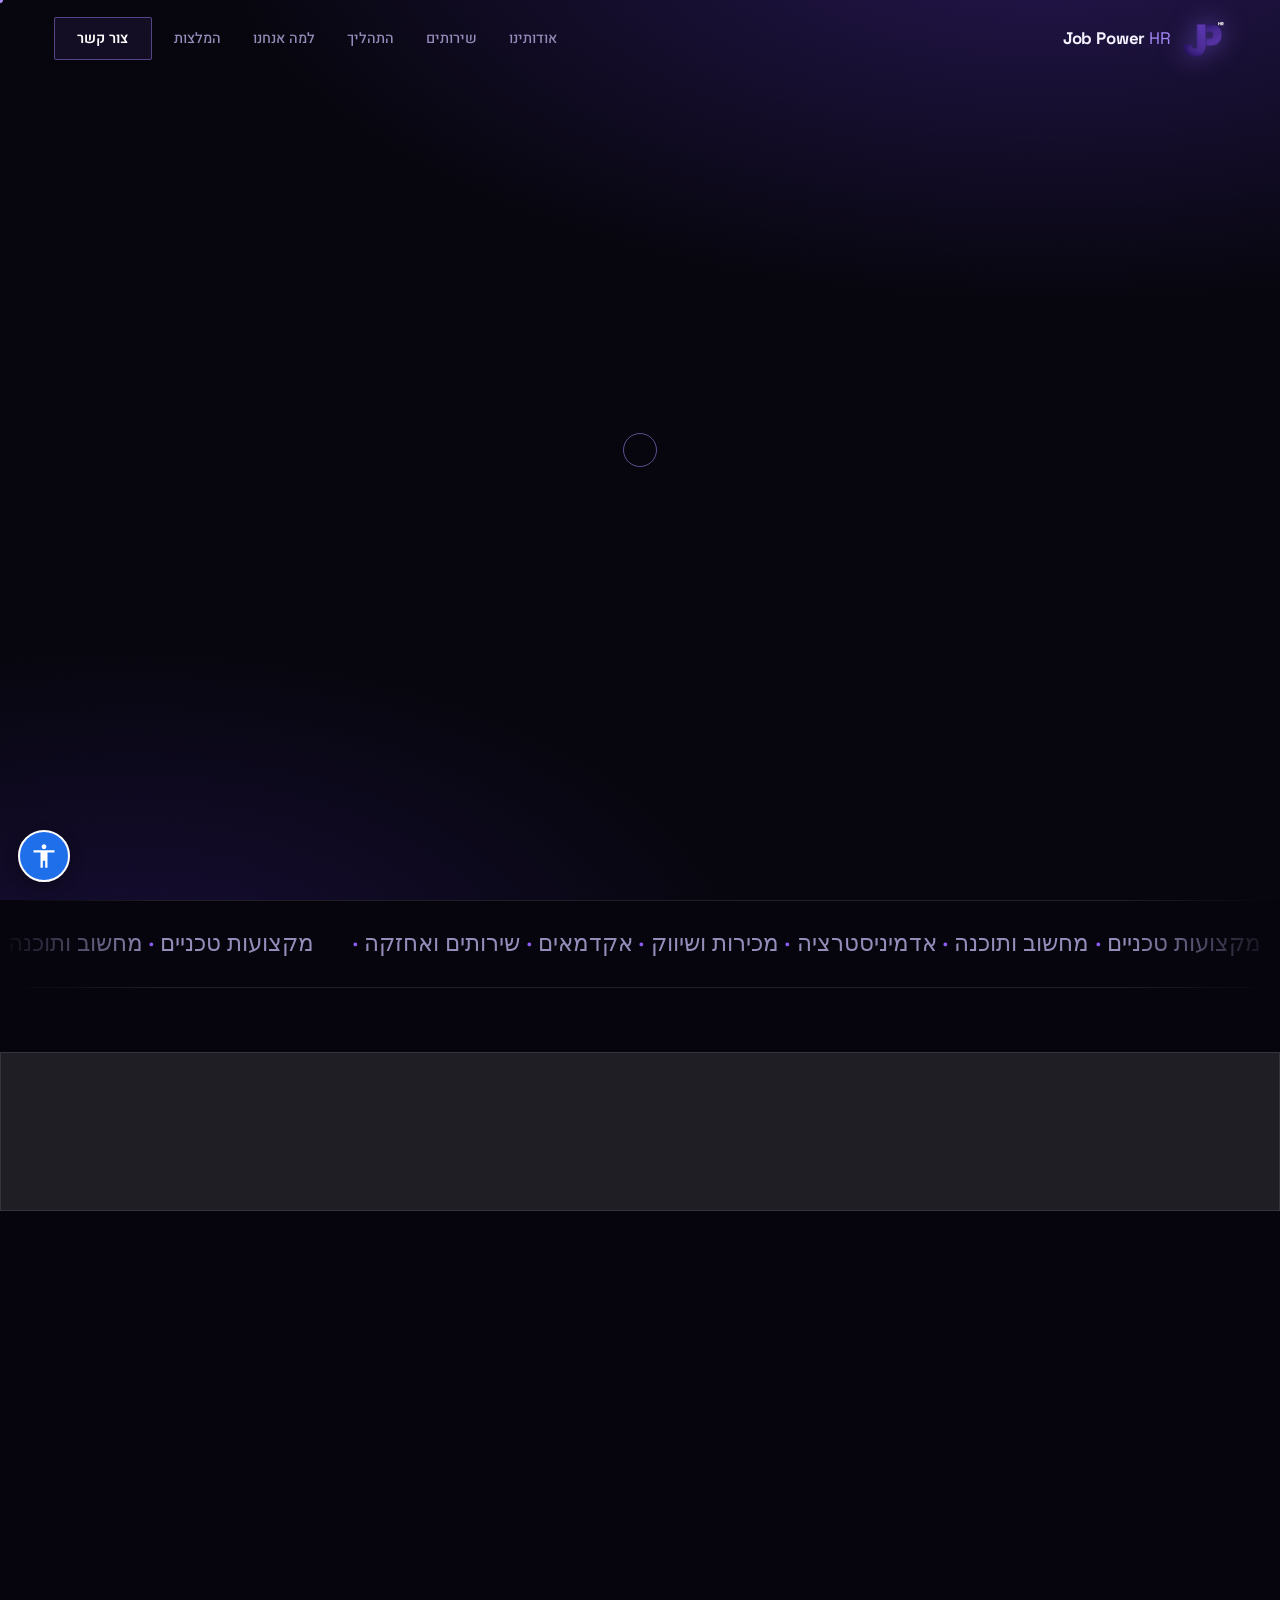
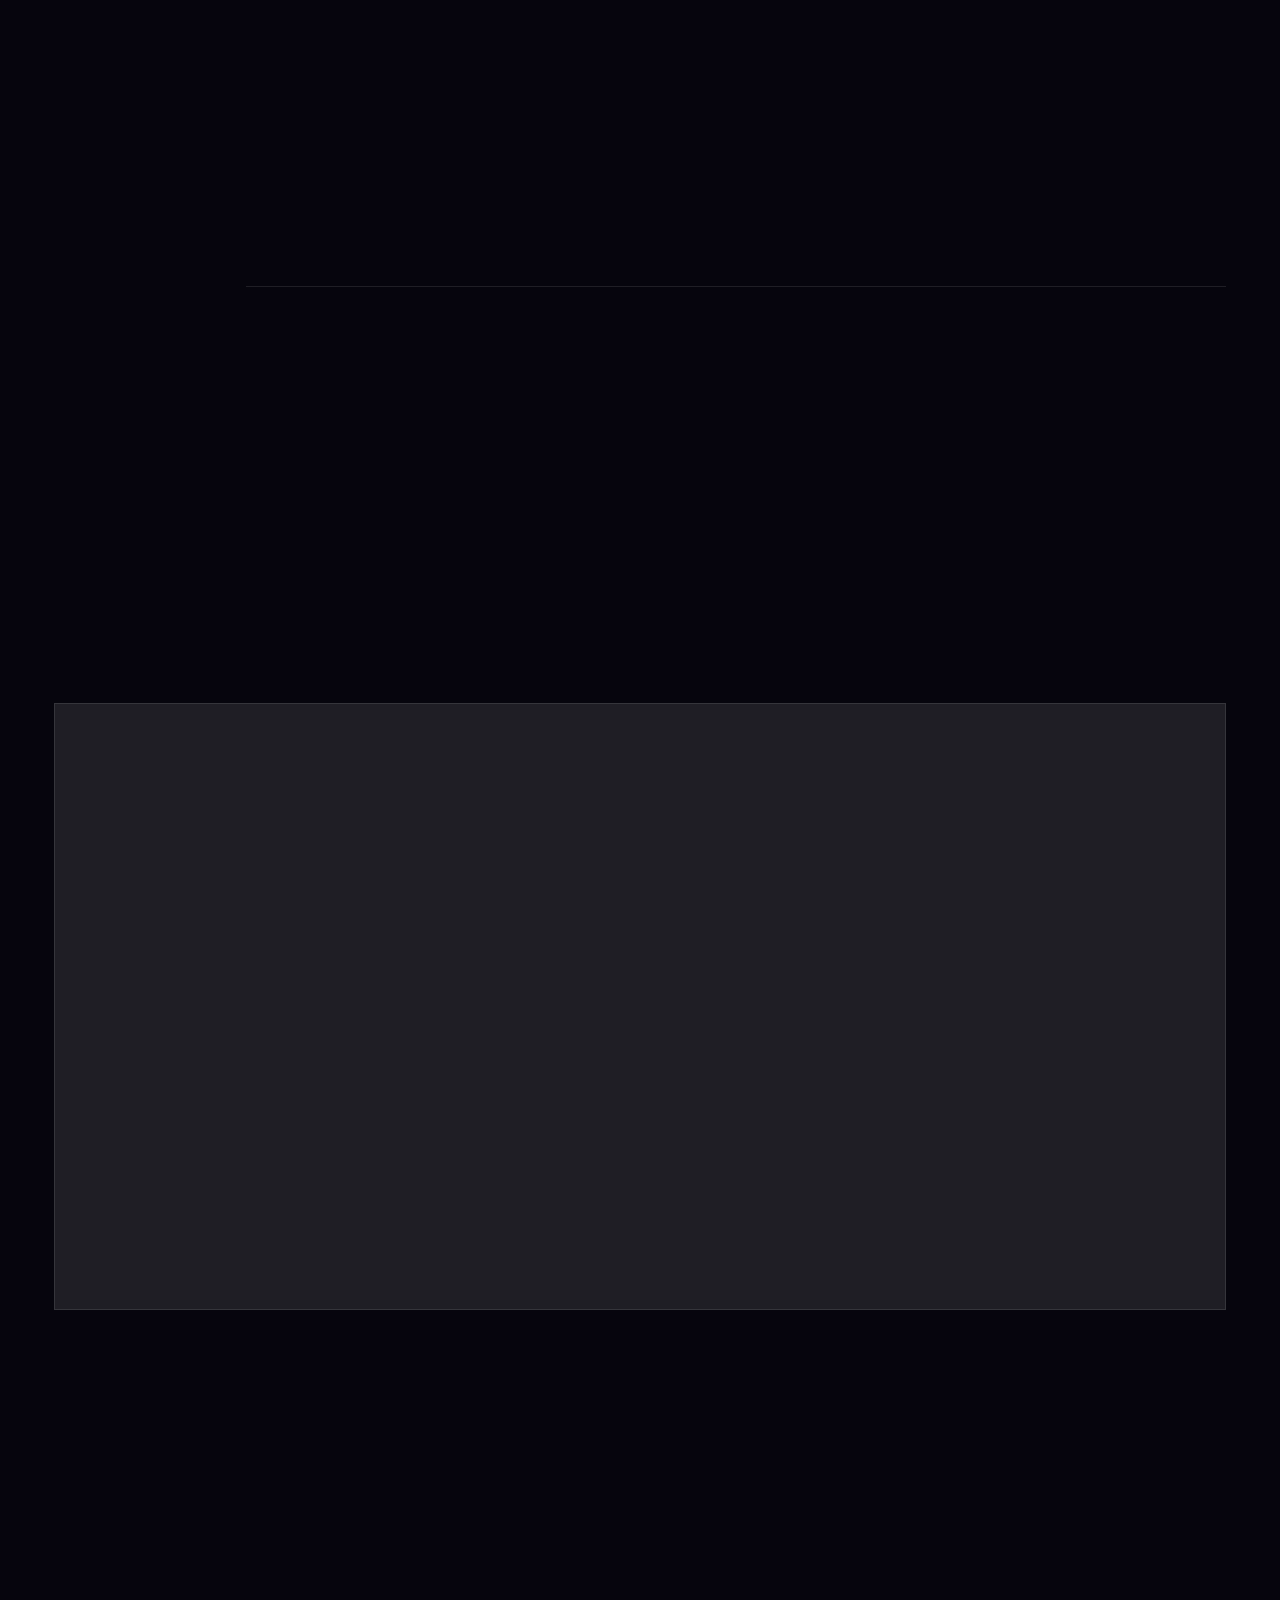
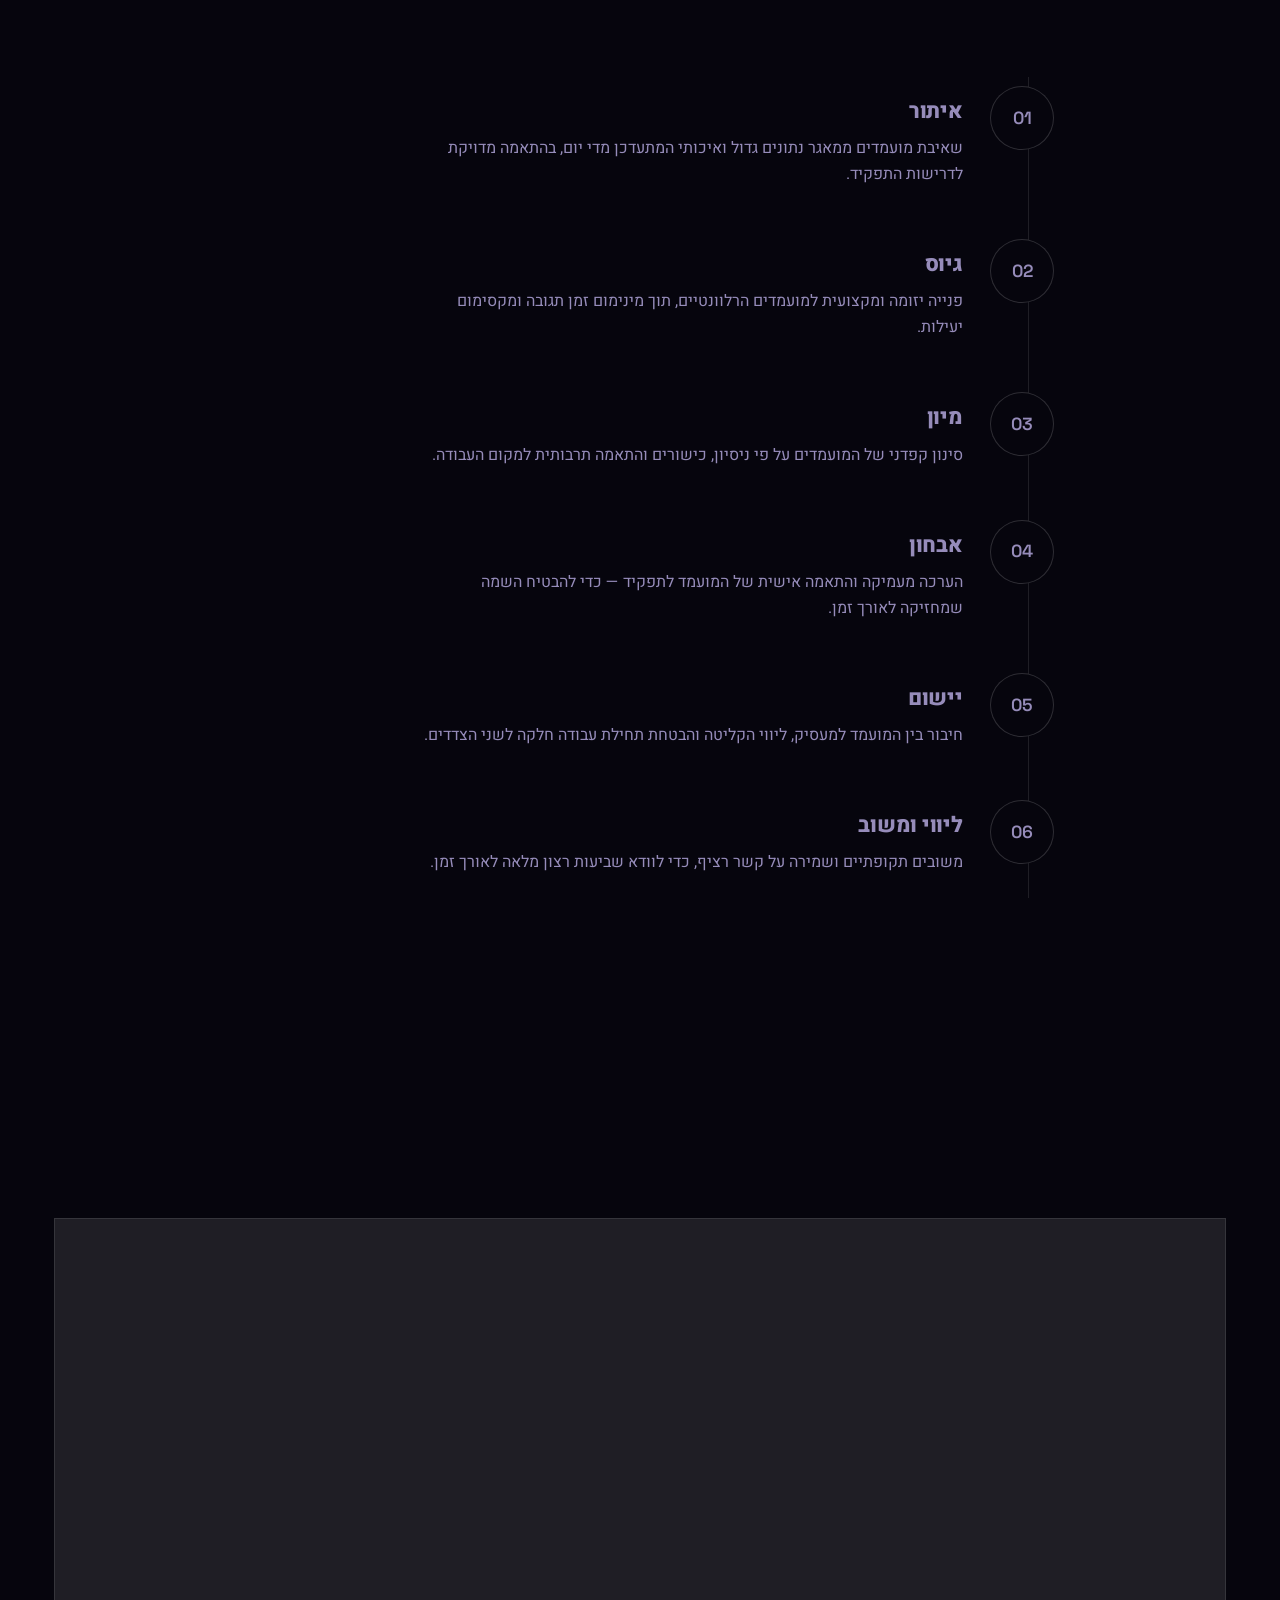
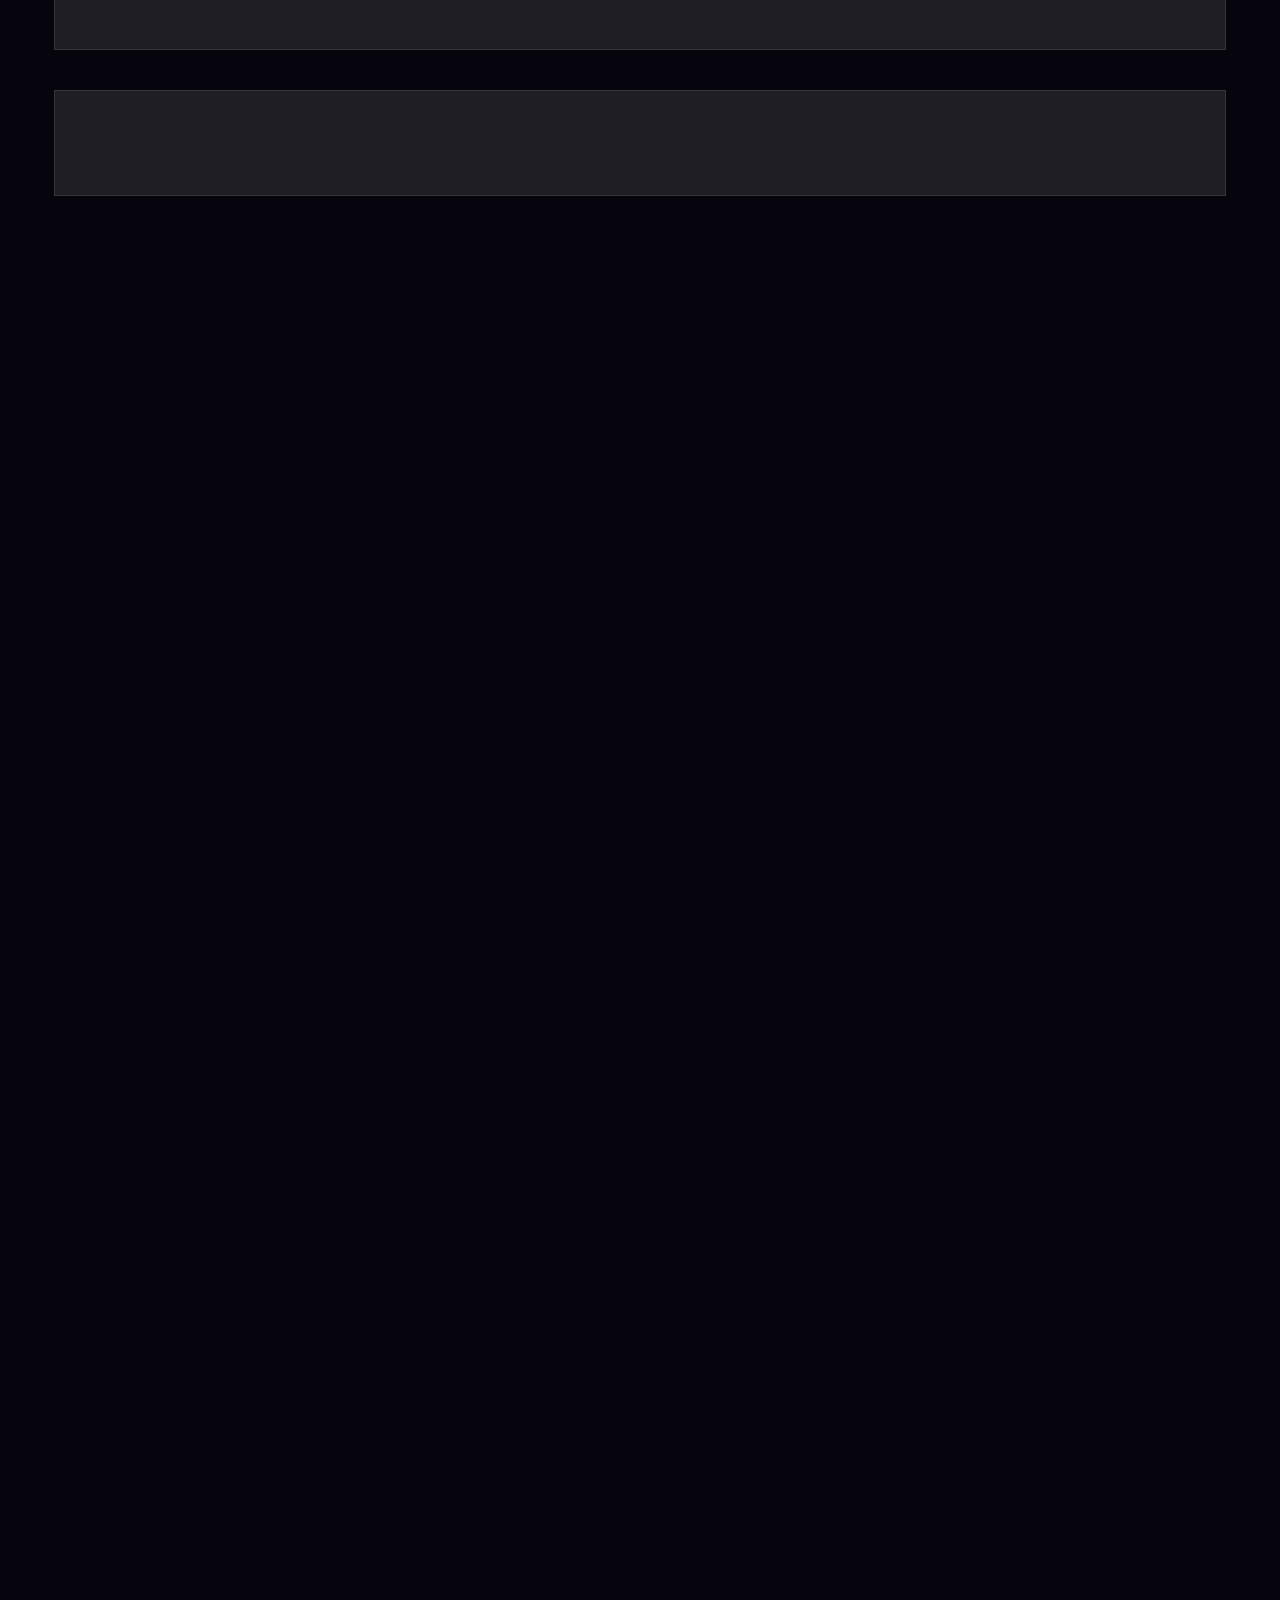
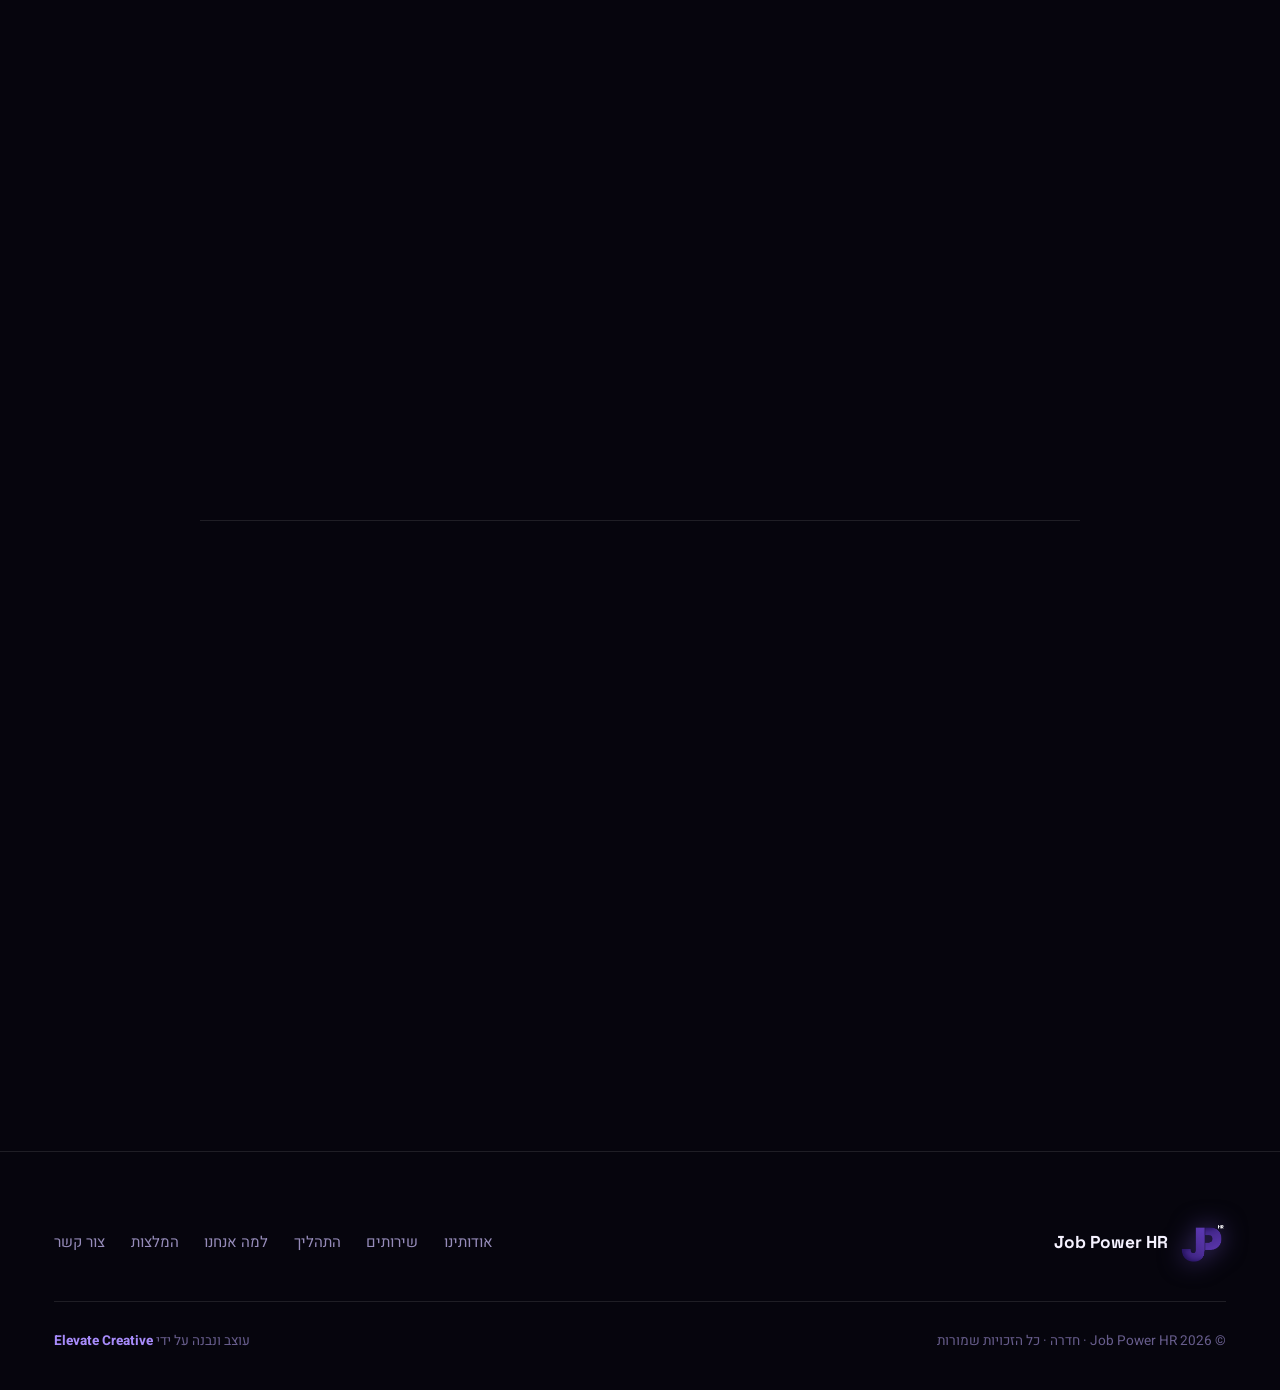
<file: index.html>
<!DOCTYPE html>
<html lang="he" dir="rtl" class="no-js">
<head>
<meta charset="UTF-8">
<meta name="viewport" content="width=device-width, initial-scale=1.0">
<title>Job Power HR | ג'וב פאוור · גיוס והשמת משאבי אנוש</title>
<meta name="description" content="Job Power HR — חברת גיוס והשמת משאבי אנוש מחדרה, מאז 2010. מחברים בין אנשים מוכשרים להזדמנויות הנכונות. טיפול אישי, מאגר עובדים איכותי ותוצאות מוכחות.">
<meta name="theme-color" content="#06050d">
<meta property="og:title" content="Job Power HR | ג'וב פאוור">
<meta property="og:description" content="מחברים בין אנשים מוכשרים להזדמנויות הנכונות. גיוס והשמה לכל תחום מקצועי.">
<meta property="og:type" content="website">
<link rel="icon" type="image/png" href="assets/img/logo.png">
<link rel="preconnect" href="https://fonts.googleapis.com">
<link rel="preconnect" href="https://fonts.gstatic.com" crossorigin>
<link href="https://fonts.googleapis.com/css2?family=Heebo:wght@300;400;500;600;700;800;900&family=Space+Grotesk:wght@400;500;600;700&display=swap" rel="stylesheet">
<link rel="stylesheet" href="assets/css/style.css?v=2">
</head>
<body>

<!-- ===== FIXED VIDEO BACKGROUND ===== -->
<div class="bg" aria-hidden="true">
  <video id="bgv" class="bg-video" muted loop playsinline preload="auto"></video>
  <div class="bg-tint"></div>
  <div class="bg-grain"></div>
</div>

<!-- ===== PRELOADER ===== -->
<div class="preloader">
  <div class="pre-mark"><img src="assets/img/logo.png" alt="Job Power"></div>
  <div class="pre-bar"><span></span></div>
  <div class="pre-meta"><span class="pre-count">000</span><span class="pre-word">Job Power HR</span></div>
</div>

<!-- ===== CURSOR ===== -->
<div class="cursor-dot"></div>
<div class="cursor-ring"></div>

<!-- ===== NAV ===== -->
<nav>
  <a class="nav-logo" href="#top" aria-label="Job Power HR">
    <img src="assets/img/logo.png" alt="Job Power">
    <b>Job Power <span>HR</span></b>
  </a>
  <ul class="nav-links">
    <li><a href="#about">אודותינו</a></li>
    <li><a href="#services">שירותים</a></li>
    <li><a href="#process">התהליך</a></li>
    <li><a href="#why">למה אנחנו</a></li>
    <li><a href="#reviews">המלצות</a></li>
  </ul>
  <a href="#contact" class="nav-cta" data-magnetic="0.3">צור קשר</a>
  <button class="nav-burger" aria-label="תפריט"><span></span><span></span></button>
</nav>

<!-- ===== MOBILE MENU ===== -->
<div class="mobile-menu">
  <a href="#about"><span>01</span> אודותינו</a>
  <a href="#services"><span>02</span> שירותים</a>
  <a href="#process"><span>03</span> התהליך</a>
  <a href="#why"><span>04</span> למה אנחנו</a>
  <a href="#reviews"><span>05</span> המלצות</a>
  <a href="#contact"><span>06</span> צור קשר</a>
</div>

<!-- ===== HERO ===== -->
<header class="hero" id="top">
  <div class="hero-inner container">
    <p class="hero-eyebrow" data-reveal="rise">גיוס והשמת משאבי אנוש — חדרה — מאז 2010</p>

    <div class="hero-logo" data-reveal="rise">
      <img src="assets/img/logo.png" alt="Job Power HR">
    </div>

    <h1 class="hero-brand"><span class="split">ג'וב פאוור</span></h1>
    <p class="hero-tagline" data-reveal="rise">Find Your <span class="grad-text">Next Job</span><span class="reddot">.</span></p>

    <p class="hero-sub" data-reveal="rise">
      מחברים בין אנשים מוכשרים להזדמנויות הנכונות.<br>
      טיפול אישי, מאגר עובדים איכותי ותוצאות מוכחות.
    </p>

    <div class="hero-btns" data-reveal="rise">
      <a href="#contact" class="btn btn-primary" data-magnetic="0.3">אני מחפש/ת עבודה</a>
      <a href="#contact" class="btn btn-ghost" data-magnetic="0.3">אני מגייס עובדים</a>
      <a href="https://wa.me/972547715040" target="_blank" rel="noopener" class="btn btn-line" data-magnetic="0.3">WhatsApp</a>
    </div>
  </div>

  <a href="#about" class="scroll-ind" aria-label="גלול למטה">
    <span>גלול</span>
    <span class="scroll-rule"></span>
  </a>
</header>

<!-- ===== MARQUEE ===== -->
<div class="marquee" aria-hidden="true">
  <div class="marquee-track">
    <span>מקצועות טכניים <i>·</i> מחשוב ותוכנה <i>·</i> אדמיניסטרציה <i>·</i> מכירות ושיווק <i>·</i> אקדמאים <i>·</i> שירותים ואחזקה <i>·</i></span>
    <span>מקצועות טכניים <i>·</i> מחשוב ותוכנה <i>·</i> אדמיניסטרציה <i>·</i> מכירות ושיווק <i>·</i> אקדמאים <i>·</i> שירותים ואחזקה <i>·</i></span>
  </div>
</div>

<!-- ===== STATS ===== -->
<section class="stats container">
  <div class="stat" data-reveal="rise"><div class="stat-num" data-count="2010">2010</div><div class="stat-label">שנת הקמה</div></div>
  <div class="stat" data-reveal="rise"><div class="stat-num" data-count="6">6</div><div class="stat-label">תחומי השמה</div></div>
  <div class="stat" data-reveal="rise"><div class="stat-num" data-count="100" data-suffix="%">100%</div><div class="stat-label">טיפול אישי</div></div>
  <div class="stat" data-reveal="rise"><div class="stat-num" data-count="15" data-suffix="+">15+</div><div class="stat-label">שנות ניסיון</div></div>
</section>

<!-- ===== ABOUT ===== -->
<section class="sec" id="about">
  <div class="container">
    <header class="sec-head">
      <div class="kicker" data-reveal="rise"><span class="k-idx">01</span><span class="k-rule"></span><span>מי אנחנו</span></div>
      <h2 class="title" data-reveal="mask">מחברים בין אנשים<br>ל<em>הזדמנויות</em> הנכונות</h2>
    </header>

    <div class="about-body">
      <p class="lead" data-reveal="rise"><span class="brand">Job Power</span> הוקמה בחדרה בשנת 2010 ועוסקת בגיוס והשמת משאבי אנוש למקומות עבודה — מטפלים בכל שלבי האיתור, הגיוס, המיון, האבחון והיישום, ומבטיחים שירות מקצועי ברמת איכות גבוהה ביותר.</p>
      <div class="about-cols" data-reveal="rise">
        <p>צוות Job Power מותאם לאופי שירותיה במתן טיפול אישי ומתמיד ללקוחות. שירותי ההשמה מבוססים על מאגר גדול ואיכותי של עובדים מכל התחומים.</p>
        <p>אנו נעזרים במאגר נתונים המתעדכן מדי יום ומקיימים משובים תקופתיים על מנת לעמוד בשביעות רצון לקוחותינו לאורך זמן.</p>
      </div>
      <ul class="facts" data-reveal-stagger>
        <li><span>01</span> מיון מקצועי</li>
        <li><span>02</span> אבחון מתאים</li>
        <li><span>03</span> מאגר יומי</li>
        <li><span>04</span> טיפול אישי</li>
        <li><span>05</span> משוב תקופתי</li>
      </ul>
    </div>
  </div>
</section>

<!-- ===== SERVICES ===== -->
<section class="sec" id="services">
  <div class="container">
    <header class="sec-head">
      <div class="kicker" data-reveal="rise"><span class="k-idx">02</span><span class="k-rule"></span><span>תחומי שירות</span></div>
      <h2 class="title" data-reveal="mask">השמה לכל תחום מקצועי</h2>
      <p class="sub" data-reveal="rise">פתרונות גיוס מקצועיים בשישה תחומים — מינימום זמן תגובה, מקסימום יעילות.</p>
    </header>

    <div class="svc-grid" data-reveal-stagger>
      <article class="svc">
        <div class="svc-idx">01</div>
        <h3>מקצועות טכניים</h3>
        <ul>
          <li>מהנדסים והנדסאים</li>
          <li>אלקטרונאים וחשמלאים</li>
          <li>אבטחת איכות</li>
          <li>טכנאים ומפעילי מכונות</li>
          <li>ראשי צוותים ומנהלי משמרות</li>
        </ul>
      </article>
      <article class="svc">
        <div class="svc-idx">02</div>
        <h3>מחשוב ותוכנה</h3>
        <ul>
          <li>מתכנתים ובודקי תוכנה</li>
          <li>מהנדסי תוכנה וחומרה</li>
          <li>טכנאים ומנהלי פרויקטים</li>
          <li>ראשי צוותי פיתוח</li>
        </ul>
      </article>
      <article class="svc">
        <div class="svc-idx">03</div>
        <h3>משרד ואדמיניסטרציה</h3>
        <ul>
          <li>מזכירות ופקידות</li>
          <li>הנהלת חשבונות</li>
          <li>קלדניות</li>
          <li>כל מקצועות המשרד</li>
        </ul>
      </article>
      <article class="svc">
        <div class="svc-idx">04</div>
        <h3>מכירות ושיווק</h3>
        <ul>
          <li>מנהלי שיווק</li>
          <li>סוכנים ומקדמי מכירות</li>
          <li>טלמרקטינג</li>
        </ul>
      </article>
      <article class="svc">
        <div class="svc-idx">05</div>
        <h3>אקדמאים</h3>
        <ul>
          <li>כלכלה, תעשייה וניהול</li>
          <li>כימיה וביולוגיה</li>
          <li>תפקידי ניהול בכיר</li>
        </ul>
      </article>
      <article class="svc">
        <div class="svc-idx">06</div>
        <h3>שירותים ואחזקה</h3>
        <ul>
          <li>אחזקת בניין ותעשייה</li>
          <li>שירותי תחזוקה שוטפת</li>
          <li>כוח אדם לשטח</li>
        </ul>
      </article>
    </div>
  </div>
</section>

<!-- ===== PROCESS ===== -->
<section class="sec process" id="process">
  <div class="container">
    <header class="sec-head">
      <div class="kicker" data-reveal="rise"><span class="k-idx">03</span><span class="k-rule"></span><span>איך זה עובד</span></div>
      <h2 class="title" data-reveal="mask">התהליך שלנו, צעד אחר צעד</h2>
      <p class="sub" data-reveal="rise">מהפנייה הראשונה ועד ההשמה המוצלחת — ליווי מקצועי בכל שלב.</p>
    </header>

    <div class="proc-wrap">
      <div class="proc-line"><span class="fill"></span></div>
      <div class="proc-step">
        <div class="proc-node">01</div>
        <div class="proc-body"><h3>איתור</h3><p>שאיבת מועמדים ממאגר נתונים גדול ואיכותי המתעדכן מדי יום, בהתאמה מדויקת לדרישות התפקיד.</p></div>
      </div>
      <div class="proc-step">
        <div class="proc-node">02</div>
        <div class="proc-body"><h3>גיוס</h3><p>פנייה יזומה ומקצועית למועמדים הרלוונטיים, תוך מינימום זמן תגובה ומקסימום יעילות.</p></div>
      </div>
      <div class="proc-step">
        <div class="proc-node">03</div>
        <div class="proc-body"><h3>מיון</h3><p>סינון קפדני של המועמדים על פי ניסיון, כישורים והתאמה תרבותית למקום העבודה.</p></div>
      </div>
      <div class="proc-step">
        <div class="proc-node">04</div>
        <div class="proc-body"><h3>אבחון</h3><p>הערכה מעמיקה והתאמה אישית של המועמד לתפקיד — כדי להבטיח השמה שמחזיקה לאורך זמן.</p></div>
      </div>
      <div class="proc-step">
        <div class="proc-node">05</div>
        <div class="proc-body"><h3>יישום</h3><p>חיבור בין המועמד למעסיק, ליווי הקליטה והבטחת תחילת עבודה חלקה לשני הצדדים.</p></div>
      </div>
      <div class="proc-step">
        <div class="proc-node">06</div>
        <div class="proc-body"><h3>ליווי ומשוב</h3><p>משובים תקופתיים ושמירה על קשר רציף, כדי לוודא שביעות רצון מלאה לאורך זמן.</p></div>
      </div>
    </div>
  </div>
</section>

<!-- ===== WHY ===== -->
<section class="sec" id="why">
  <div class="container">
    <header class="sec-head">
      <div class="kicker" data-reveal="rise"><span class="k-idx">04</span><span class="k-rule"></span><span>למה לבחור בנו</span></div>
      <h2 class="title" data-reveal="mask">היתרון של Job Power</h2>
    </header>

    <div class="why-grid" data-reveal-stagger>
      <article class="wcard"><div class="wcard-idx">01</div><h3>חיסכון בזמן ובכסף</h3><p>חיסכון זמן יקר בגיוס וסינון מועמדים, וחיסכון בפרסום מודעות דרושים.</p></article>
      <article class="wcard"><div class="wcard-idx">02</div><h3>מועמדים מתאימים</h3><p>איתור מקצועי תוך מינימום זמן תגובה ומקסימום יעילות, אדיבות והבנה.</p></article>
      <article class="wcard"><div class="wcard-idx">03</div><h3>טיפול אישי</h3><p>ליווי צמוד לאורך כל התהליך — עבור המעסיקים וגם עבור המועמדים.</p></article>
      <article class="wcard"><div class="wcard-idx">04</div><h3>מאגר מתעדכן יומי</h3><p>מאגר נתונים גדול ואיכותי המתעדכן מדי יום לכל דרישה ולכל תחום.</p></article>
      <article class="wcard"><div class="wcard-idx">05</div><h3>משוב תקופתי</h3><p>מקיימים משובים שוטפים כדי לוודא שביעות רצון מלאה לאורך זמן.</p></article>
      <article class="wcard"><div class="wcard-idx">06</div><h3>ניסיון של 15+ שנה</h3><p>מאז 2010, ניסיון עשיר בהשמות מוצלחות בענפים מגוונים ברחבי הארץ.</p></article>
    </div>

    <div class="hours" data-reveal-stagger>
      <div class="hours-item"><div class="hours-lbl">ימים א׳–ה׳</div><div class="hours-val">09:00 – 16:30</div></div>
      <div class="hours-item"><div class="hours-lbl">יום שישי</div><div class="hours-val">09:00 – 12:00 (בתיאום)</div></div>
      <div class="hours-item"><div class="hours-lbl">כתובת</div><div class="hours-val">הלל יפה 20, חדרה</div></div>
      <div class="hours-item"><div class="hours-lbl">שפות שירות</div><div class="hours-val">עברית · English · Русский</div></div>
    </div>
  </div>
</section>

<!-- ===== REVIEWS ===== -->
<section class="sec reviews" id="reviews">
  <div class="container">
    <!-- Google "G" icon, defined once and reused -->
    <svg width="0" height="0" style="position:absolute" aria-hidden="true"><symbol id="gIcon" viewBox="0 0 48 48">
      <path fill="#EA4335" d="M24 9.5c3.54 0 6.71 1.22 9.21 3.6l6.85-6.85C35.9 2.38 30.47 0 24 0 14.62 0 6.51 5.38 2.56 13.22l7.98 6.19C12.43 13.72 17.74 9.5 24 9.5z"/>
      <path fill="#4285F4" d="M46.98 24.55c0-1.57-.15-3.09-.38-4.55H24v9.02h12.94c-.58 2.96-2.26 5.48-4.78 7.18l7.73 6c4.51-4.18 7.09-10.36 7.09-17.65z"/>
      <path fill="#FBBC05" d="M10.53 28.59c-.48-1.45-.76-2.99-.76-4.59s.27-3.14.76-4.59l-7.98-6.19C.92 16.46 0 20.12 0 24c0 3.88.92 7.54 2.56 10.78l7.97-6.19z"/>
      <path fill="#34A853" d="M24 48c6.48 0 11.93-2.13 15.89-5.81l-7.73-6c-2.15 1.45-4.92 2.3-8.16 2.3-6.26 0-11.57-4.22-13.47-9.91l-7.98 6.19C6.51 42.62 14.62 48 24 48z"/>
    </symbol></svg>

    <header class="sec-head">
      <div class="kicker" data-reveal="rise"><span class="k-idx">05</span><span class="k-rule"></span><span>ממליצים עלינו</span></div>
      <h2 class="title big" data-reveal="mask">מה הלקוחות שלנו <em>אומרים</em></h2>
      <p class="sub" data-reveal="rise">חמישה כוכבים ומילים מהלב — ממי שכבר מצא את מקומו, או את העובדים שלו, דרך Job Power.</p>
    </header>

    <!-- testimonials wall -->
    <div class="tWall" id="tWall" data-reveal="rise">
      <div class="tCol" data-dir="up">
        <div class="tColInner">
          <article class="tcard">
            <div class="tcard-stars" aria-label="5 כוכבים">★★★★★</div>
            <p class="tcard-text">פנו אליי אחרי שהשארתי קורות חיים עם משרה רלוונטית, התקשרו עם כמה משרות והתקשרו לבדוק איך זה לאחר כל ראיון וניסו לקדם אותי בתהליך. באמת שירות מעולה שלא קיבלתי אצל אף חברה אחרת.</p>
            <div class="tcard-by">
              <span class="tcard-av" style="--av:#5d6b8a">N</span>
              <div class="tcard-id"><span class="tcard-name">Nevo Levi</span></div>
              <svg class="tcard-g" aria-label="Google"><use href="#gIcon"/></svg>
            </div>
          </article>
          <article class="tcard">
            <div class="tcard-stars" aria-label="5 כוכבים">★★★★★</div>
            <p class="tcard-text">רוצה להודות מכל הלב לחברת ג'וב פאוור על השירות המקצועי, האכפתי והמהיר. שלחתי את קורות החיים שלי, ובתוך זמן קצר קיבלתי הצעה לעבודה שמתאימה בדיוק למה שחיפשתי. היחס האישי, הזמינות, ההדרכה וההכנה פשוט יוצאים מן הכלל. תודה רבה לכם על הליווי והתמיכה לאורך הדרך – ממליץ בחום!</p>
            <div class="tcard-by">
              <span class="tcard-av" style="--av:#b65b3c">R</span>
              <div class="tcard-id"><span class="tcard-name">Ronen Shaknay</span></div>
              <svg class="tcard-g" aria-label="Google"><use href="#gIcon"/></svg>
            </div>
          </article>
          <article class="tcard">
            <div class="tcard-stars" aria-label="5 כוכבים">★★★★★</div>
            <p class="tcard-text">חברת השמה מקצועית, קשובה ואכפתית שליוותה אותי לאורך כל התהליך. ההתאמה למשרה הייתה מדויקת והרגשתי שיש מי שבאמת דואג לאינטרסים שלי. ממליצה בחום.</p>
            <div class="tcard-by">
              <span class="tcard-av" style="--av:#7b3fb0">M</span>
              <div class="tcard-id"><span class="tcard-name">Michal Hauzner-Montal</span></div>
              <svg class="tcard-g" aria-label="Google"><use href="#gIcon"/></svg>
            </div>
          </article>
        </div>
      </div>

      <div class="tCol" data-dir="down">
        <div class="tColInner">
          <article class="tcard">
            <div class="tcard-stars" aria-label="5 כוכבים">★★★★★</div>
            <p class="tcard-text">ברצוני להודות ולהביע הערכה רבה לחברת ההשמה שליוותה אותי לאורך הדרך במקצועיות, אכפתיות וסבלנות. מהרגע הראשון הרגשתי שיש מי שמקשיב לי באמת, מבין את הצרכים שלי, ונותן מענה אמיתי ומדויק. הליווי היה רציף, ברור ומכבד, עם זמינות גבוהה ויחס אישי עד למציאת מקום עבודה שמתאים לי. לאורך כל התהליך הרגשתי שאני לא לבד, ושיש מי שמאמין בי ודוחף אותי קדימה. אין ספק שמדובר בחברה רצינית, אנושית ומקצועית, ואני ממליץ עליה בחום לכל מי שמחפש ליווי אמיתי בדרך למציאת עבודה. תודה רבה על הכל.</p>
            <div class="tcard-by">
              <span class="tcard-av" style="--av:#1a8a6d">ש</span>
              <div class="tcard-id"><span class="tcard-name">שלמה טשומה</span></div>
              <svg class="tcard-g" aria-label="Google"><use href="#gIcon"/></svg>
            </div>
          </article>
          <article class="tcard">
            <div class="tcard-stars" aria-label="5 כוכבים">★★★★★</div>
            <p class="tcard-text">אני לקוח של משרד ההשמה ונעזר בהם לגיוס עובדים. צוות המשרד מקצועי, יעיל, מהיר ואדיב.</p>
            <div class="tcard-by">
              <span class="tcard-av" style="--av:#3f6fae">ש</span>
              <div class="tcard-id"><span class="tcard-name">שאול פור</span><span class="tcard-role">מנהל תפעול · כסלו תחבורה בע״מ</span></div>
              <svg class="tcard-g" aria-label="Google"><use href="#gIcon"/></svg>
            </div>
          </article>
        </div>
      </div>
    </div>

    <!-- rate-us CTA -->
    <h3 class="review-cta-title" data-reveal="rise">נהניתם מהשירות? נשמח גם לכוכבים שלכם ⭐</h3>
    <div class="review-card" data-reveal="rise">
      <div class="review-head">
        <svg class="g-logo" aria-hidden="true"><use href="#gIcon"/></svg>
        <span>ביקורת ב-Google</span>
      </div>

      <div class="stars" id="stars" role="group" aria-label="בחירת דירוג">
        <button class="star" type="button" data-v="1" aria-label="1 כוכבים"></button>
        <button class="star" type="button" data-v="2" aria-label="2 כוכבים"></button>
        <button class="star" type="button" data-v="3" aria-label="3 כוכבים"></button>
        <button class="star" type="button" data-v="4" aria-label="4 כוכבים"></button>
        <button class="star" type="button" data-v="5" aria-label="5 כוכבים"></button>
      </div>

      <p class="stars-hint" id="starsHint">בחרו דירוג כדי להמשיך</p>

      <a class="btn btn-primary review-go" id="reviewGo" href="https://g.page/r/CU87GRVEWCRuEBM/review" target="_blank" rel="noopener" data-magnetic="0.25">
        כתבו ביקורת ב-Google
      </a>
    </div>
  </div>
</section>

<!-- ===== CONTACT ===== -->
<section class="sec contact" id="contact">
  <div class="container">
    <header class="sec-head">
      <div class="kicker" data-reveal="rise"><span class="k-idx">06</span><span class="k-rule"></span><span>יצירת קשר</span></div>
      <h2 class="title big" data-reveal="mask">בואו נמצא לכם<br>את <em>האנשים הנכונים</em></h2>
      <p class="sub" data-reveal="rise">מחפשים עבודה? צריכים לגייס? אנחנו כאן — דברו איתנו עוד היום.</p>
    </header>

    <div class="contact-rows" data-reveal-stagger>
      <a class="crow" href="tel:077-5337060">
        <span class="crow-lbl">טלפון</span>
        <span class="crow-val">077-533-7060</span>
        <span class="crow-arr">↙</span>
      </a>
      <a class="crow" href="tel:054-7715040">
        <span class="crow-lbl">נייד</span>
        <span class="crow-val">054-771-5040</span>
        <span class="crow-arr">↙</span>
      </a>
      <a class="crow" href="mailto:job@jobpower.co.il">
        <span class="crow-lbl">דוא"ל</span>
        <span class="crow-val">job@jobpower.co.il</span>
        <span class="crow-arr">↙</span>
      </a>
      <a class="crow" href="https://maps.google.com/maps?q=הלל+יפה+20+חדרה" target="_blank" rel="noopener">
        <span class="crow-lbl">כתובת</span>
        <span class="crow-val">הלל יפה 20, חדרה</span>
        <span class="crow-arr">↙</span>
      </a>
    </div>

    <a href="https://wa.me/972547715040" target="_blank" rel="noopener" class="btn btn-wa btn-lg wa-big" data-reveal="rise" data-magnetic="0.25">
      שלחו הודעה ב-WhatsApp
    </a>
  </div>
</section>

<!-- ===== FOOTER ===== -->
<footer>
  <div class="container">
    <div class="foot-grid">
      <a class="foot-logo" href="#top">
        <img src="assets/img/logo.png" alt="Job Power">
        <b>Job Power HR</b>
      </a>
      <ul class="foot-links">
        <li><a href="#about">אודותינו</a></li>
        <li><a href="#services">שירותים</a></li>
        <li><a href="#process">התהליך</a></li>
        <li><a href="#why">למה אנחנו</a></li>
        <li><a href="#reviews">המלצות</a></li>
        <li><a href="#contact">צור קשר</a></li>
      </ul>
    </div>
    <div class="foot-bottom">
      <div>© 2026 Job Power HR · חדרה · כל הזכויות שמורות</div>
      <div class="made">עוצב ונבנה על ידי <a href="https://elevatecreative.github.io/Elevate/" target="_blank" rel="noopener" class="elevate"><b>Elevate Creative</b></a></div>
    </div>
  </div>
</footer>

<!-- floating "rate us" bubble -> scrolls to reviews -->
<button class="review-fab" id="reviewFab" aria-label="דרגו אותנו בגוגל">
  <svg class="review-fab-star" viewBox="0 0 24 24" aria-hidden="true"><path d="M12 2l2.9 6.26 6.88.7-5.14 4.63 1.46 6.76L12 17.77 5.9 20.35l1.46-6.76L2.22 8.96l6.88-.7z"/></svg>
  <span class="review-fab-label">דרגו אותנו</span>
</button>
<a class="totop" href="#top" aria-label="חזרה למעלה">↑</a>

<!-- ===== SCRIPTS ===== -->
<script src="assets/vendor/gsap.min.js"></script>
<script src="assets/vendor/ScrollTrigger.min.js"></script>
<script src="assets/vendor/lenis.min.js"></script>
<script src="assets/vendor/hls.light.min.js"></script>
<script src="assets/js/a11y.js"></script>
<script src="assets/js/main.js?v=2"></script>
</body>
</html>
</file>
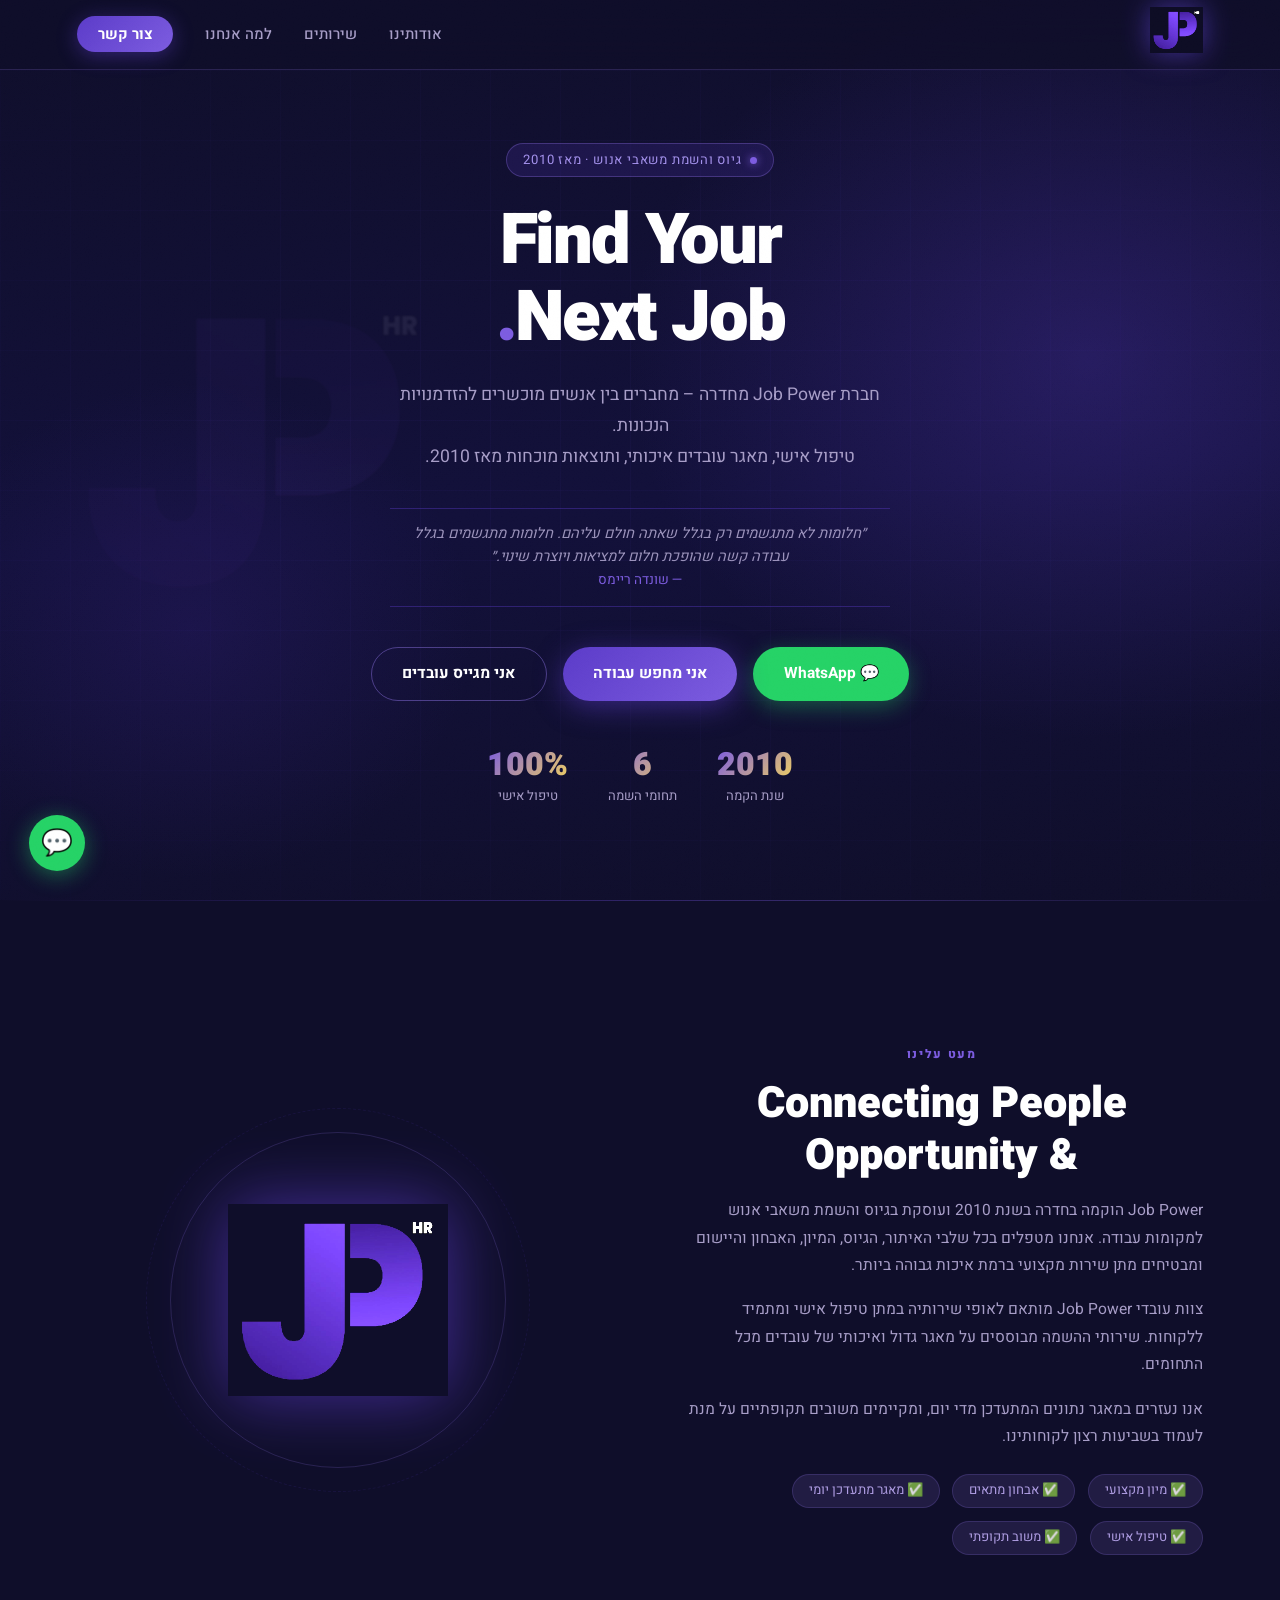
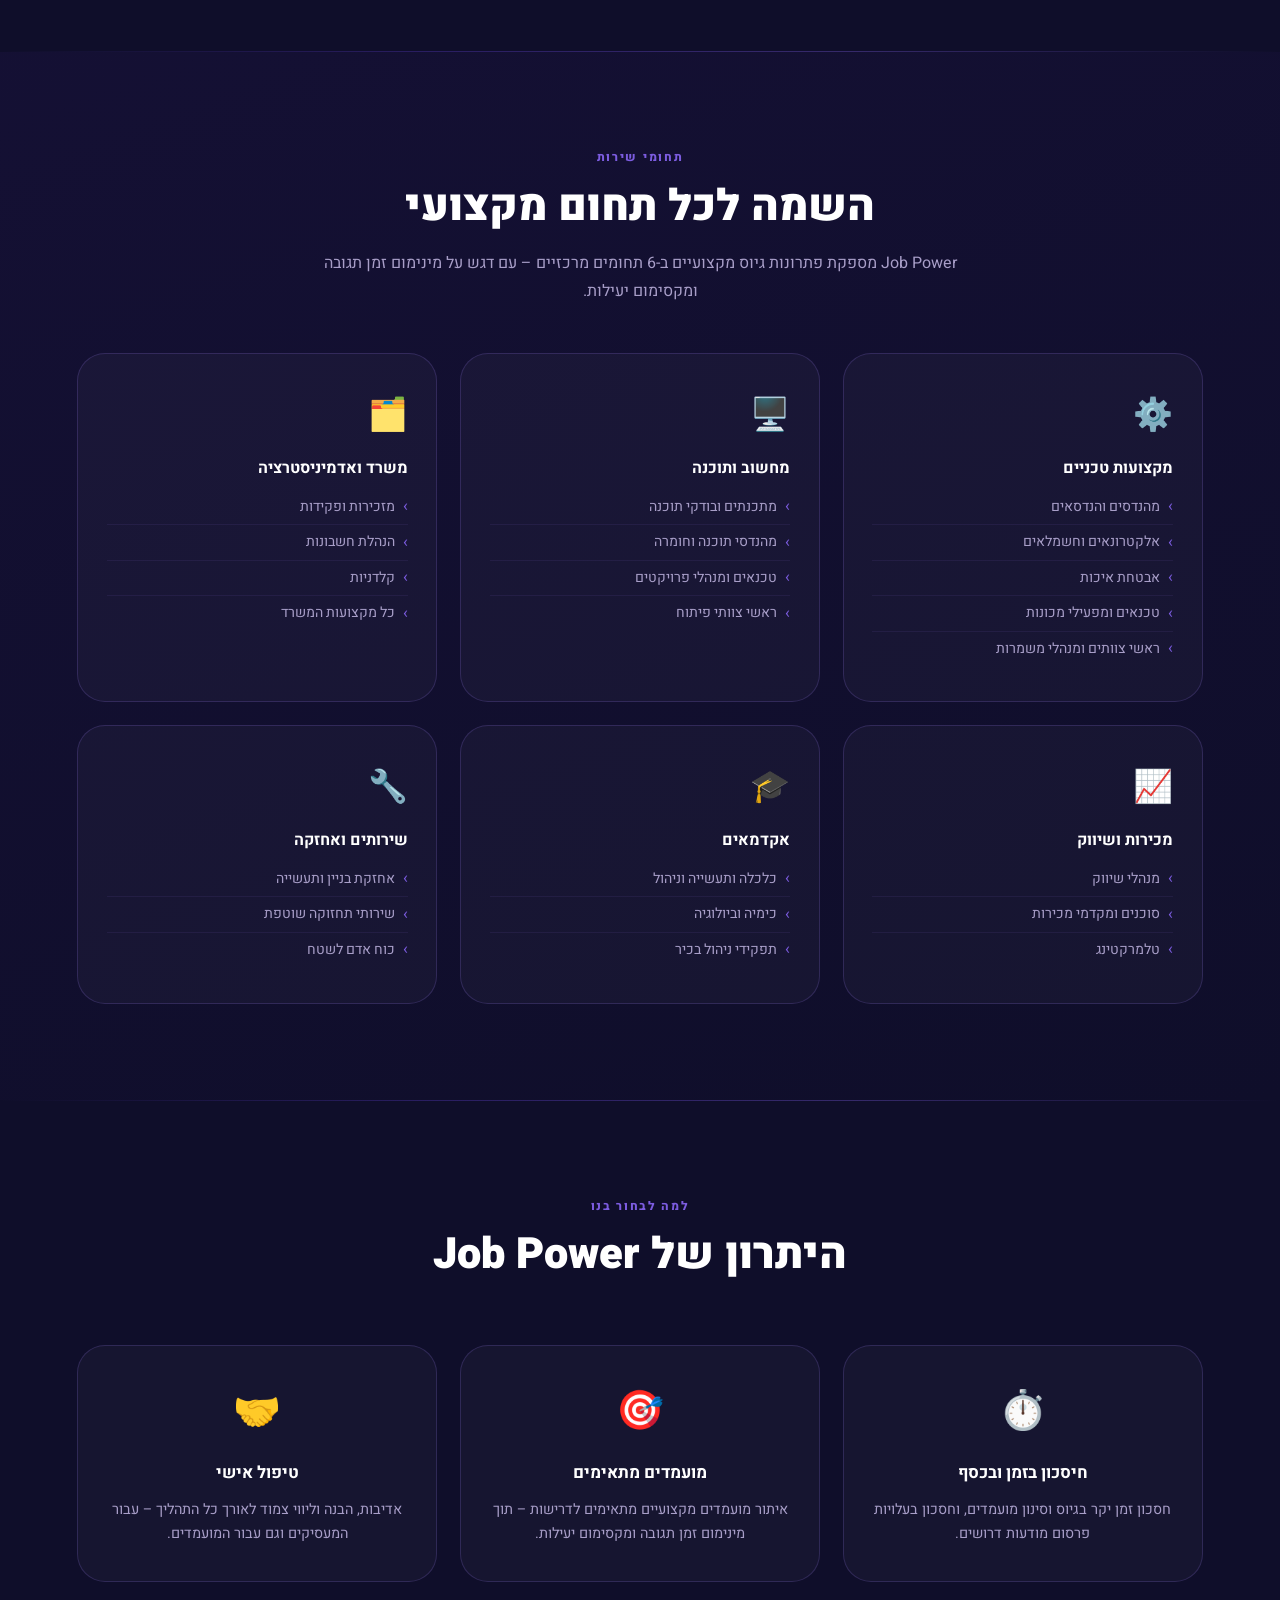
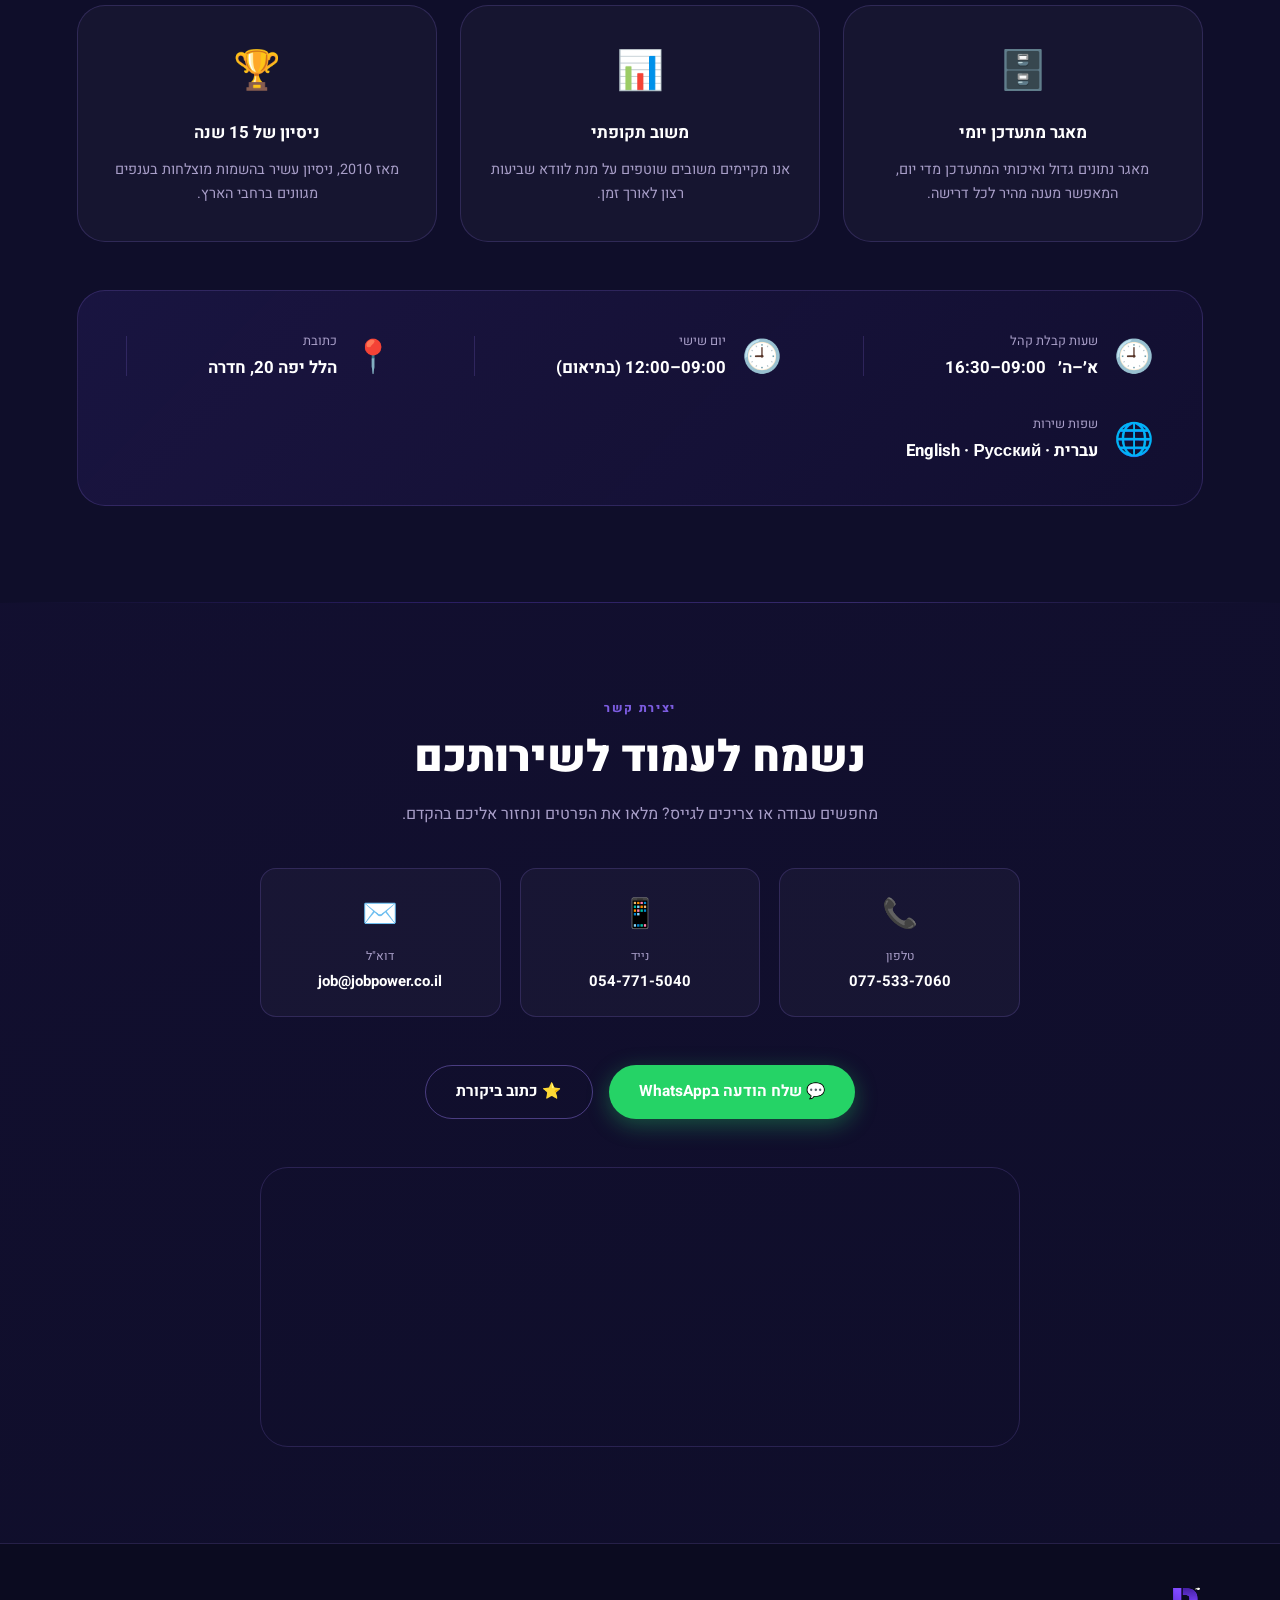
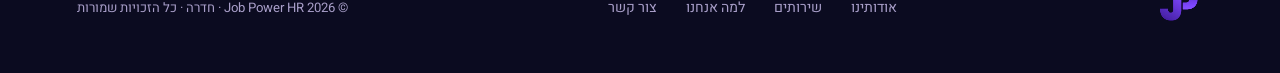
<file: jobpower_landing.html>
<!DOCTYPE html>
<html lang="he" dir="rtl">
<head>
<meta charset="UTF-8">
<meta name="viewport" content="width=device-width, initial-scale=1.0">
<title>Job Power HR | ג'וב פאוור – גיוס והשמת משאבי אנוש</title>
<link rel="preconnect" href="https://fonts.googleapis.com">
<link href="https://fonts.googleapis.com/css2?family=Heebo:wght@300;400;500;600;700;800;900&display=swap" rel="stylesheet">
<style>
*, *::before, *::after { box-sizing: border-box; margin: 0; padding: 0; }
html { scroll-behavior: smooth; }

:root {
  --bg:        #1a1a2e;
  --bg2:       #16213e;
  --bg3:       #0f0e2a;
  --purple:    #5b3bc9;
  --purple2:   #7c5ce0;
  --purple3:   #3d2490;
  --gold:      #d4af37;
  --gold2:     #f0d060;
  --white:     #ffffff;
  --muted:     #a89ec8;
  --faint:     rgba(160,130,255,.12);
  --border:    rgba(160,130,255,.18);
  --radius:    16px;
  --radius-lg: 28px;
}

body {
  font-family: 'Heebo', sans-serif;
  background: var(--bg3);
  color: var(--white);
  direction: rtl;
  overflow-x: hidden;
  line-height: 1.6;
}

/* ─── NOISE ─── */
body::after {
  content:'';position:fixed;inset:0;
  background-image:url("data:image/svg+xml,%3Csvg xmlns='http://www.w3.org/2000/svg' width='300' height='300'%3E%3Cfilter id='n'%3E%3CfeTurbulence type='fractalNoise' baseFrequency='.75' numOctaves='4' stitchTiles='stitch'/%3E%3C/filter%3E%3Crect width='100%25' height='100%25' filter='url(%23n)' opacity='.03'/%3E%3C/svg%3E");
  pointer-events:none;z-index:9999;opacity:.5;
}

/* ─── NAV ─── */
nav {
  position: fixed; top:0; left:0; right:0; z-index:100;
  display: flex; align-items:center; justify-content:space-between;
  padding: 0 6%; height: 70px;
  background: rgba(15,14,42,.88);
  backdrop-filter: blur(18px);
  border-bottom: 1px solid var(--border);
}
.nav-logo img {
  height: 46px;
  mix-blend-mode: lighten;
  filter: brightness(1.4) contrast(1.1) drop-shadow(0 0 14px rgba(100,70,220,.6));
}
.nav-links { display:flex; gap:2rem; list-style:none; }
.nav-links a {
  color: var(--muted); text-decoration:none; font-size:.93rem; font-weight:500;
  transition: color .2s;
}
.nav-links a:hover { color: var(--white); }
.nav-cta {
  background: linear-gradient(135deg,var(--purple),var(--purple2));
  color: white !important; padding: .45rem 1.3rem; border-radius:50px;
  font-weight:700 !important; font-size:.9rem;
  box-shadow: 0 4px 20px rgba(91,59,201,.45);
}

/* ─── HERO ─── */
.hero {
  position:relative; min-height:100vh;
  display:flex; flex-direction:column; justify-content:center; align-items:center;
  padding: 130px 6% 80px;
  overflow:hidden;
  text-align:center;
}
.hero-gradient {
  position:absolute;inset:0;z-index:0;
  background:
    radial-gradient(ellipse 60% 70% at 85% 40%, rgba(91,59,201,.28) 0%, transparent 60%),
    radial-gradient(ellipse 40% 50% at 15% 70%, rgba(61,36,144,.22) 0%, transparent 55%),
    linear-gradient(175deg,#0f0e2a 0%,#12103a 55%,#0f0e2a 100%);
}
.hero-grid {
  position:absolute;inset:0;z-index:0;
  background-image:
    linear-gradient(rgba(91,59,201,.05) 1px,transparent 1px),
    linear-gradient(90deg,rgba(91,59,201,.05) 1px,transparent 1px);
  background-size:70px 70px;
  mask-image:radial-gradient(ellipse 90% 80% at 50% 50%,black 30%,transparent 100%);
}
.hero-content { position:relative;z-index:1; max-width:700px; width:100%; display:flex; flex-direction:column; align-items:center; }

.hero-eyebrow {
  display:inline-flex; align-items:center; gap:.5rem;
  background:rgba(91,59,201,.18);
  border:1px solid rgba(160,130,255,.28);
  border-radius:50px; padding:.35rem 1rem;
  font-size:.82rem; color:rgba(180,160,255,.9); letter-spacing:.06em;
  margin-bottom:1.6rem;
}
.hero-eyebrow i {
  width:7px;height:7px;border-radius:50%;
  background:var(--purple2);
  box-shadow:0 0 8px var(--purple2);
  animation:blink 2s ease-in-out infinite;
}

.hero h1 {
  font-size: clamp(2.6rem,5.8vw,4.4rem);
  font-weight:900; line-height:1.1;
  letter-spacing:-.03em; margin-bottom:1.4rem;
}
.hero h1 em {
  font-style:normal;
  color: var(--white);
}
.hero h1 em .dot {
  color: var(--purple2);
}

.hero-sub {
  font-size:1.1rem; color:var(--muted); max-width:540px;
  margin-bottom:2.2rem; line-height:1.75; text-align:center;
}

.hero-quote {
  display:inline-block;
  border-right: none;
  border-top: 1px solid rgba(91,59,201,.4);
  border-bottom: 1px solid rgba(91,59,201,.4);
  padding: .9rem 1.5rem;
  color:rgba(200,190,230,.75);
  font-size:.92rem; font-style:italic;
  line-height:1.55;
  margin-bottom:2.5rem;
  max-width:500px;
  text-align:center;
}

.hero-btns { display:flex; gap:1rem; flex-wrap:wrap; margin-bottom:3rem; justify-content:center; }

.btn {
  display:inline-flex; align-items:center; gap:.55rem;
  padding:.85rem 1.9rem; border-radius:50px;
  font-weight:700; font-size:.97rem; text-decoration:none;
  transition: transform .2s, box-shadow .3s;
}
.btn:hover { transform:translateY(-2px); }
.btn-fill {
  background:linear-gradient(135deg,var(--purple),var(--purple2));
  color:#fff; box-shadow:0 6px 28px rgba(91,59,201,.5);
}
.btn-fill:hover { box-shadow:0 10px 36px rgba(91,59,201,.7); }
.btn-outline {
  background:transparent; color:var(--white);
  border:1.5px solid rgba(160,130,255,.4);
}
.btn-outline:hover { background:rgba(160,130,255,.1); border-color:var(--purple2); }
.btn-wa {
  background:#25D366; color:#fff;
  box-shadow:0 6px 22px rgba(37,211,102,.35);
}
.btn-wa:hover { box-shadow:0 10px 32px rgba(37,211,102,.55); }

.hero-stats {
  display:flex; gap:2.5rem; flex-wrap:wrap; justify-content:center;
}
.hstat { text-align:center; }
.hstat-n {
  font-size:2rem; font-weight:900;
  background:linear-gradient(135deg,var(--purple2),var(--gold2));
  -webkit-background-clip:text;-webkit-text-fill-color:transparent;background-clip:text;
  line-height:1;
}
.hstat-l { font-size:.82rem; color:var(--muted); margin-top:.3rem; }

/* floating logo */
.hero-logo-float {
  position:absolute; left:5%; top:50%;
  transform:translateY(-50%);
  z-index:0; width:380px; opacity:.07;
  filter:blur(1px);
  animation:float 8s ease-in-out infinite;
  mix-blend-mode:lighten;
}

/* ─── DIVIDER ─── */
.divider {
  height:1px;
  background:linear-gradient(90deg,transparent,var(--purple),var(--purple2),transparent);
  opacity:.35;
}

/* ─── SECTION BASE ─── */
.sec { padding:6rem 6%; position:relative; overflow:hidden; display:flex; flex-direction:column; align-items:center; }
.sec > * { width:100%; }
.sec-label {
  font-size:.75rem; font-weight:800; letter-spacing:.14em;
  text-transform:uppercase; color:var(--purple2); margin-bottom:.85rem;
  text-align:center;
}
.sec-title {
  font-size:clamp(1.8rem,3.5vw,2.7rem);
  font-weight:900; line-height:1.2; margin-bottom:1rem;
  text-align:center;
}
.sec-body { font-size:1rem; color:var(--muted); line-height:1.75; max-width:650px; margin:0 auto; text-align:center; }

/* ─── ABOUT ─── */
.about-wrap {
  display:grid; grid-template-columns:1fr 1fr;
  gap:5rem; align-items:center; margin-top:3rem;
}
.about-text { text-align:right; }
.about-text p { color:var(--muted); font-size:.97rem; line-height:1.75; margin-bottom:1.1rem; }
.about-badge-row { display:flex; gap:.8rem; flex-wrap:wrap; margin-top:1.5rem; }
.badge {
  display:inline-flex; align-items:center; gap:.5rem;
  background:var(--faint); border:1px solid var(--border);
  border-radius:50px; padding:.35rem 1rem;
  font-size:.82rem; color:rgba(200,180,255,.85);
}
.about-visual {
  display:flex; justify-content:center; align-items:center;
}
.ring-wrap {
  position:relative; width:280px; height:280px;
  display:flex; align-items:center; justify-content:center;
}
.ring-wrap::before {
  content:''; position:absolute; inset:-28px;
  border-radius:50%; border:1px solid rgba(160,130,255,.18);
  animation:spin 22s linear infinite;
}
.ring-wrap::after {
  content:''; position:absolute; inset:-52px;
  border-radius:50%; border:1px dashed rgba(91,59,201,.12);
  animation:spin 35s linear infinite reverse;
}
.ring-wrap img {
  width:220px;
  mix-blend-mode:lighten;
  filter:brightness(1.4) contrast(1.1) drop-shadow(0 0 35px rgba(91,59,201,.7));
  animation:float 6s ease-in-out infinite;
}

/* ─── SERVICES ─── */
.services-bg {
  background:linear-gradient(160deg,rgba(30,20,70,.35) 0%,transparent 100%);
}
.service-grid {
  display:grid; grid-template-columns:repeat(3,1fr);
  gap:1.4rem; margin-top:3rem;
}
.scard {
  background:rgba(255,255,255,.03);
  border:1px solid var(--border);
  border-radius:var(--radius-lg); padding:2.2rem 1.8rem;
  position:relative; overflow:hidden;
  transition:border-color .3s, transform .3s, background .3s;
}
.scard::before {
  content:''; position:absolute;
  top:0;left:0;right:0;height:2px;
  background:linear-gradient(90deg,transparent,var(--purple),transparent);
  transform:scaleX(0);transition:transform .4s;
}
.scard:hover { border-color:rgba(160,130,255,.4); transform:translateY(-5px); background:rgba(91,59,201,.07); }
.scard:hover::before { transform:scaleX(1); }
.scard-icon { font-size:2rem; margin-bottom:1rem; }
.scard h4 { font-size:1rem; font-weight:700; margin-bottom:.5rem; }
.scard ul { list-style:none; }
.scard ul li {
  color:var(--muted); font-size:.88rem; padding:.28rem 0;
  border-bottom:1px solid rgba(160,130,255,.08);
  display:flex; align-items:center; gap:.5rem;
}
.scard ul li:last-child { border:none; }
.scard ul li::before { content:'›'; color:var(--purple2); font-size:1rem; }

/* ─── WHY US ─── */
.why-grid {
  display:grid; grid-template-columns:repeat(3,1fr);
  gap:1.4rem; margin-top:3rem;
}
.wcard {
  background:rgba(255,255,255,.03);
  border:1px solid var(--border);
  border-radius:var(--radius-lg); padding:2.2rem 1.8rem;
  text-align:center;
  transition:all .3s;
}
.wcard:hover { border-color:rgba(160,130,255,.4); transform:translateY(-4px); }
.wcard-icon { font-size:2.4rem; margin-bottom:1.1rem; }
.wcard h4 { font-size:1.05rem; font-weight:700; margin-bottom:.7rem; }
.wcard p { color:var(--muted); font-size:.9rem; line-height:1.65; }

/* ─── HOURS ─── */
.hours-strip {
  background:linear-gradient(135deg,rgba(91,59,201,.14),rgba(45,27,107,.1));
  border:1px solid var(--border);
  border-radius:var(--radius-lg);
  padding:2.5rem 3rem;
  display:flex; align-items:center; justify-content:space-between;
  flex-wrap:wrap; gap:2rem; margin-top:3rem;
}
.hours-item { display:flex; align-items:center; gap:1rem; }
.hours-icon { font-size:2rem; }
.hours-label { font-size:.8rem; color:var(--muted); margin-bottom:.2rem; }
.hours-val { font-size:1.05rem; font-weight:700; }
.hours-sep { width:1px; height:40px; background:var(--border); }

/* ─── CONTACT ─── */
.contact-bg { background:linear-gradient(160deg,rgba(30,20,70,.2) 0%,transparent 100%); }
.contact-wrap { max-width:760px; margin:0 auto; text-align:center; }
.contact-cards {
  display:grid; grid-template-columns:repeat(3,1fr);
  gap:1.2rem; margin:2.5rem 0 3rem;
}
.ccard {
  background:rgba(255,255,255,.03);
  border:1px solid var(--border);
  border-radius:var(--radius); padding:1.4rem 1rem;
  text-decoration:none; color:inherit;
  transition:all .3s; text-align:center;
}
.ccard:hover { border-color:rgba(160,130,255,.4); background:rgba(91,59,201,.08); transform:translateY(-3px); }
.ccard-icon { font-size:1.8rem; margin-bottom:.6rem; }
.ccard-label { font-size:.75rem; color:var(--muted); margin-bottom:.25rem; }
.ccard-val { font-weight:700; font-size:.93rem; word-break:break-all; }

.cform {
  background:rgba(255,255,255,.03);
  border:1px solid var(--border);
  border-radius:var(--radius-lg);
  padding:2.8rem 2.5rem; text-align:right;
}
.cform-grid { display:grid; grid-template-columns:1fr 1fr; gap:1rem; margin-bottom:1rem; }
.ff { display:flex; flex-direction:column; gap:.4rem; }
.ff label { font-size:.8rem; color:var(--muted); font-weight:600; }
.ff input,.ff textarea,.ff select {
  background:rgba(255,255,255,.05); border:1px solid var(--border);
  border-radius:10px; padding:.78rem 1rem;
  color:var(--white); font-family:'Heebo',sans-serif; font-size:.93rem;
  direction:rtl; outline:none;
  transition:border-color .25s, background .25s;
}
.ff input:focus,.ff textarea:focus,.ff select:focus {
  border-color:var(--purple2); background:rgba(91,59,201,.09);
}
.ff select option { background:#1a1a2e; color:#fff; }
.ff textarea { min-height:100px; resize:vertical; }
.ff-full { grid-column:1/-1; }
.submit {
  width:100%; padding:.95rem; margin-top:.8rem;
  background:linear-gradient(135deg,var(--purple),var(--purple2));
  color:#fff; border:none; border-radius:50px;
  font-family:'Heebo',sans-serif; font-size:1rem; font-weight:700;
  cursor:pointer; box-shadow:0 6px 28px rgba(91,59,201,.45);
  transition:box-shadow .3s,transform .2s;
}
.submit:hover { box-shadow:0 10px 36px rgba(91,59,201,.65); transform:translateY(-2px); }

/* ─── MAP ─── */
.map-wrap {
  border-radius:var(--radius-lg); overflow:hidden;
  border:1px solid var(--border); margin-top:2rem;
  height:280px;
}
.map-wrap iframe { width:100%; height:100%; border:0; filter:invert(.9) hue-rotate(180deg) saturate(.7); }

/* ─── FOOTER ─── */
footer {
  padding:2.5rem 6%;
  border-top:1px solid var(--border);
  display:flex; align-items:center; justify-content:space-between;
  flex-wrap:wrap; gap:1.5rem;
  background:rgba(0,0,0,.25);
}
.foot-logo img {
  height:40px;
  mix-blend-mode:lighten;
  filter:brightness(1.4) contrast(1.1);
}
.foot-links { display:flex; gap:1.8rem; list-style:none; }
.foot-links a { color:var(--muted); text-decoration:none; font-size:.88rem; transition:color .2s; }
.foot-links a:hover { color:var(--purple2); }
.foot-copy { color:var(--muted); font-size:.82rem; }

/* ─── FLOAT WA ─── */
.wa-float {
  position:fixed; bottom:1.8rem; left:1.8rem; z-index:200;
  width:56px; height:56px; border-radius:50%;
  background:#25D366; color:#fff;
  display:flex; align-items:center; justify-content:center;
  font-size:1.6rem; text-decoration:none;
  box-shadow:0 4px 22px rgba(37,211,102,.45);
  transition:transform .25s, box-shadow .25s;
}
.wa-float:hover { transform:scale(1.12); box-shadow:0 8px 32px rgba(37,211,102,.65); }

/* ─── KEYFRAMES ─── */
@keyframes blink {0%,100%{opacity:1}50%{opacity:.4}}
@keyframes float {0%,100%{transform:translateY(0)}50%{transform:translateY(-14px)}}
@keyframes spin {to{transform:rotate(360deg)}}
@keyframes fadeUp {from{opacity:0;transform:translateY(24px)}to{opacity:1;transform:translateY(0)}}

.hero-content { animation:fadeUp .9s ease both; }

/* ─── RESPONSIVE ─── */
@media(max-width:900px){
  .nav-links { display:none; }
  .about-wrap,.service-grid,.why-grid,.contact-cards {
    grid-template-columns:1fr;
  }
  .cform-grid { grid-template-columns:1fr; }
  .about-visual { display:none; }
  .hours-strip { flex-direction:column; gap:1.5rem; }
  .hours-sep { display:none; }
  .hero-logo-float { display:none; }
}
</style>
</head>
<body>

<!-- NAV -->
<nav>
  <a class="nav-logo" href="#">
    <img src="[data-uri]" alt="Job Power">
  </a>
  <ul class="nav-links">
    <li><a href="#about">אודותינו</a></li>
    <li><a href="#services">שירותים</a></li>
    <li><a href="#why">למה אנחנו</a></li>
    <li><a href="#contact" class="nav-cta">צור קשר</a></li>
  </ul>
</nav>

<!-- HERO -->
<section class="hero">
  <div class="hero-gradient"></div>
  <div class="hero-grid"></div>
  <img class="hero-logo-float" src="[data-uri]" alt="">

  <div class="hero-content">
    <div class="hero-eyebrow">
      <i></i>
      גיוס והשמת משאבי אנוש · מאז 2010
    </div>

    <h1>
      Find Your<br>
      <em>Next Job<span class="dot">.</span></em>
    </h1>

    <p class="hero-sub">
      חברת Job Power מחדרה – מחברים בין אנשים מוכשרים להזדמנויות הנכונות.<br>
      טיפול אישי, מאגר עובדים איכותי, ותוצאות מוכחות מאז 2010.
    </p>

    <blockquote class="hero-quote">
      ״חלומות לא מתגשמים רק בגלל שאתה חולם עליהם. חלומות מתגשמים בגלל עבודה קשה שהופכת חלום למציאות ויוצרת שינוי.״
      <br><span style="color:var(--purple2);font-style:normal;font-size:.85rem;">— שונדה ריימס</span>
    </blockquote>

    <div class="hero-btns">
      <a href="https://wa.me/972547715040" target="_blank" class="btn btn-wa">💬 WhatsApp</a>
      <a href="#contact" class="btn btn-fill">אני מחפש עבודה</a>
      <a href="#contact" class="btn btn-outline">אני מגייס עובדים</a>
    </div>

    <div class="hero-stats">
      <div class="hstat">
        <div class="hstat-n">2010</div>
        <div class="hstat-l">שנת הקמה</div>
      </div>
      <div class="hstat">
        <div class="hstat-n">6</div>
        <div class="hstat-l">תחומי השמה</div>
      </div>
      <div class="hstat">
        <div class="hstat-n">100%</div>
        <div class="hstat-l">טיפול אישי</div>
      </div>
    </div>
  </div>
</section>

<div class="divider"></div>

<!-- ABOUT -->
<section class="sec" id="about">
  <div class="about-wrap">
    <div class="about-text">
      <div class="sec-label">מעט עלינו</div>
      <h2 class="sec-title">Connecting People<br>&amp; Opportunity</h2>

      <p>Job Power הוקמה בחדרה בשנת 2010 ועוסקת בגיוס והשמת משאבי אנוש למקומות עבודה. אנחנו מטפלים בכל שלבי האיתור, הגיוס, המיון, האבחון והיישום ומבטיחים מתן שירות מקצועי ברמת איכות גבוהה ביותר.</p>

      <p>צוות עובדי Job Power מותאם לאופי שירותיה במתן טיפול אישי ומתמיד ללקוחות. שירותי ההשמה מבוססים על מאגר גדול ואיכותי של עובדים מכל התחומים.</p>

      <p>אנו נעזרים במאגר נתונים המתעדכן מדי יום, ומקיימים משובים תקופתיים על מנת לעמוד בשביעות רצון לקוחותינו.</p>

      <div class="about-badge-row">
        <span class="badge">✅ מיון מקצועי</span>
        <span class="badge">✅ אבחון מתאים</span>
        <span class="badge">✅ מאגר מתעדכן יומי</span>
        <span class="badge">✅ טיפול אישי</span>
        <span class="badge">✅ משוב תקופתי</span>
      </div>
    </div>

    <div class="about-visual">
      <div class="ring-wrap">
        <img src="[data-uri]" alt="Job Power Logo">
      </div>
    </div>
  </div>
</section>

<div class="divider"></div>

<!-- SERVICES -->
<section class="sec services-bg" id="services">
  <div class="sec-label">תחומי שירות</div>
  <h2 class="sec-title">השמה לכל תחום מקצועי</h2>
  <p class="sec-body">Job Power מספקת פתרונות גיוס מקצועיים ב-6 תחומים מרכזיים – עם דגש על מינימום זמן תגובה ומקסימום יעילות.</p>

  <div class="service-grid">
    <div class="scard">
      <div class="scard-icon">⚙️</div>
      <h4>מקצועות טכניים</h4>
      <ul>
        <li>מהנדסים והנדסאים</li>
        <li>אלקטרונאים וחשמלאים</li>
        <li>אבטחת איכות</li>
        <li>טכנאים ומפעילי מכונות</li>
        <li>ראשי צוותים ומנהלי משמרות</li>
      </ul>
    </div>

    <div class="scard">
      <div class="scard-icon">🖥️</div>
      <h4>מחשוב ותוכנה</h4>
      <ul>
        <li>מתכנתים ובודקי תוכנה</li>
        <li>מהנדסי תוכנה וחומרה</li>
        <li>טכנאים ומנהלי פרויקטים</li>
        <li>ראשי צוותי פיתוח</li>
      </ul>
    </div>

    <div class="scard">
      <div class="scard-icon">🗂️</div>
      <h4>משרד ואדמיניסטרציה</h4>
      <ul>
        <li>מזכירות ופקידות</li>
        <li>הנהלת חשבונות</li>
        <li>קלדניות</li>
        <li>כל מקצועות המשרד</li>
      </ul>
    </div>

    <div class="scard">
      <div class="scard-icon">📈</div>
      <h4>מכירות ושיווק</h4>
      <ul>
        <li>מנהלי שיווק</li>
        <li>סוכנים ומקדמי מכירות</li>
        <li>טלמרקטינג</li>
      </ul>
    </div>

    <div class="scard">
      <div class="scard-icon">🎓</div>
      <h4>אקדמאים</h4>
      <ul>
        <li>כלכלה ותעשייה וניהול</li>
        <li>כימיה וביולוגיה</li>
        <li>תפקידי ניהול בכיר</li>
      </ul>
    </div>

    <div class="scard">
      <div class="scard-icon">🔧</div>
      <h4>שירותים ואחזקה</h4>
      <ul>
        <li>אחזקת בניין ותעשייה</li>
        <li>שירותי תחזוקה שוטפת</li>
        <li>כוח אדם לשטח</li>
      </ul>
    </div>
  </div>
</section>

<div class="divider"></div>

<!-- WHY US -->
<section class="sec" id="why">
  <div class="sec-label">למה לבחור בנו</div>
  <h2 class="sec-title">היתרון של Job Power</h2>

  <div class="why-grid">
    <div class="wcard">
      <div class="wcard-icon">⏱️</div>
      <h4>חיסכון בזמן ובכסף</h4>
      <p>חסכון זמן יקר בגיוס וסינון מועמדים, וחסכון בעלויות פרסום מודעות דרושים.</p>
    </div>
    <div class="wcard">
      <div class="wcard-icon">🎯</div>
      <h4>מועמדים מתאימים</h4>
      <p>איתור מועמדים מקצועיים מתאימים לדרישות – תוך מינימום זמן תגובה ומקסימום יעילות.</p>
    </div>
    <div class="wcard">
      <div class="wcard-icon">🤝</div>
      <h4>טיפול אישי</h4>
      <p>אדיבות, הבנה וליווי צמוד לאורך כל התהליך – עבור המעסיקים וגם עבור המועמדים.</p>
    </div>
    <div class="wcard">
      <div class="wcard-icon">🗄️</div>
      <h4>מאגר מתעדכן יומי</h4>
      <p>מאגר נתונים גדול ואיכותי המתעדכן מדי יום, המאפשר מענה מהיר לכל דרישה.</p>
    </div>
    <div class="wcard">
      <div class="wcard-icon">📊</div>
      <h4>משוב תקופתי</h4>
      <p>אנו מקיימים משובים שוטפים על מנת לוודא שביעות רצון לאורך זמן.</p>
    </div>
    <div class="wcard">
      <div class="wcard-icon">🏆</div>
      <h4>ניסיון של 15 שנה</h4>
      <p>מאז 2010, ניסיון עשיר בהשמות מוצלחות בענפים מגוונים ברחבי הארץ.</p>
    </div>
  </div>

  <!-- HOURS -->
  <div class="hours-strip">
    <div class="hours-item">
      <div class="hours-icon">🕘</div>
      <div>
        <div class="hours-label">שעות קבלת קהל</div>
        <div class="hours-val">א׳–ה׳ &nbsp; 09:00–16:30</div>
      </div>
    </div>
    <div class="hours-sep"></div>
    <div class="hours-item">
      <div class="hours-icon">🕘</div>
      <div>
        <div class="hours-label">יום שישי</div>
        <div class="hours-val">09:00–12:00 (בתיאום)</div>
      </div>
    </div>
    <div class="hours-sep"></div>
    <div class="hours-item">
      <div class="hours-icon">📍</div>
      <div>
        <div class="hours-label">כתובת</div>
        <div class="hours-val">הלל יפה 20, חדרה</div>
      </div>
    </div>
    <div class="hours-sep"></div>
    <div class="hours-item">
      <div class="hours-icon">🌐</div>
      <div>
        <div class="hours-label">שפות שירות</div>
        <div class="hours-val">עברית · English · Русский</div>
      </div>
    </div>
  </div>
</section>

<div class="divider"></div>

<!-- CONTACT -->
<section class="sec contact-bg" id="contact">
  <div class="contact-wrap">
    <div class="sec-label" style="text-align:center;">יצירת קשר</div>
    <h2 class="sec-title" style="text-align:center;">נשמח לעמוד לשירותכם</h2>
    <p class="sec-body" style="margin:0 auto 0; text-align:center;">
      מחפשים עבודה או צריכים לגייס? מלאו את הפרטים ונחזור אליכם בהקדם.
    </p>

    <div class="contact-cards">
      <a href="tel:077-5337060" class="ccard">
        <div class="ccard-icon">📞</div>
        <div class="ccard-label">טלפון</div>
        <div class="ccard-val">077-533-7060</div>
      </a>
      <a href="tel:054-7715040" class="ccard">
        <div class="ccard-icon">📱</div>
        <div class="ccard-label">נייד</div>
        <div class="ccard-val">054-771-5040</div>
      </a>
      <a href="mailto:job@jobpower.co.il" class="ccard">
        <div class="ccard-icon">✉️</div>
        <div class="ccard-label">דוא"ל</div>
        <div class="ccard-val">job@jobpower.co.il</div>
      </a>
    </div>

    <div style="display:flex;justify-content:center;gap:1rem;margin-bottom:3rem;flex-wrap:wrap;">
      <a href="https://wa.me/972547715040" target="_blank" class="btn btn-wa">💬 שלח הודעה בWhatsApp</a>
      <a href="https://g.page/r/CU87GRVEWCRuEBM/review" target="_blank" class="btn btn-outline">⭐ כתוב ביקורת</a>
    </div>

    <!-- MAP -->
    <div class="map-wrap">
      <iframe
        src="https://maps.google.com/maps?q=הלל+יפה+20+חדרה&output=embed"
        allowfullscreen loading="lazy">
      </iframe>
    </div>

  </div>
</section>

<!-- FOOTER -->
<footer>
  <a class="foot-logo" href="#">
    <img src="[data-uri]" alt="Job Power">
  </a>
  <ul class="foot-links">
    <li><a href="#about">אודותינו</a></li>
    <li><a href="#services">שירותים</a></li>
    <li><a href="#why">למה אנחנו</a></li>
    <li><a href="#contact">צור קשר</a></li>
  </ul>
  <div class="foot-copy">© 2026 Job Power HR · חדרה · כל הזכויות שמורות</div>
</footer>

<!-- FLOATING WA -->
<a class="wa-float" href="https://wa.me/972547715040" target="_blank" title="WhatsApp">💬</a>

</body>
</html>
</file>
<file: assets/css/style.css>
/* ==========================================================================
   JOB POWER HR — v2 "cinematic editorial"
   Fixed video background · purple/white · hairline surfaces · bold type.
   ========================================================================== */

:root{
  --bg:        #06050d;
  --bg-2:      #08071260;
  --v1: #4321a0;
  --v2: #6d3ff0;
  --v3: #8b5cf6;
  --v4: #a78bfa;
  --v5: #c9b8ff;

  --text:      #f5f2ff;
  --text-soft: #cdc5ea;
  --text-mute: #968cba;
  --text-faint:#675d8c;

  --line:        rgba(255,255,255,.10);
  --line-2:      rgba(255,255,255,.16);
  --line-v:      rgba(167,139,250,.45);
  --glass:       rgba(10,8,22,.42);
  --glass-2:     rgba(12,9,26,.6);

  --grad: linear-gradient(120deg,#c9b8ff 0%,#8b5cf6 48%,#6d3ff0 100%);
  --grad-solid: linear-gradient(135deg,#6d3ff0,#8b5cf6);

  --ease: cubic-bezier(.22,1,.36,1);
  --nav-h: 78px;
  --maxw: 1280px;
  --pad: clamp(20px,5vw,54px);
  --font-he: 'Heebo', sans-serif;
  --font-lat: 'Space Grotesk', sans-serif;
}

*,*::before,*::after{box-sizing:border-box;margin:0;padding:0}
html{scroll-behavior:smooth}
html.lenis,html.lenis body{height:auto}
.lenis.lenis-smooth{scroll-behavior:auto!important}
.lenis.lenis-stopped{overflow:hidden}

body{
  font-family:var(--font-he);
  background:var(--bg);
  color:var(--text);
  direction:rtl;
  overflow-x:hidden;
  line-height:1.62;
  -webkit-font-smoothing:antialiased;
  text-rendering:optimizeLegibility;
}
::selection{background:rgba(139,92,246,.4);color:#fff}
::-webkit-scrollbar{width:9px}
::-webkit-scrollbar-track{background:#000}
::-webkit-scrollbar-thumb{background:linear-gradient(var(--v2),var(--v1));border-radius:9px}
img{display:block;max-width:100%}
a{color:inherit;text-decoration:none}

/* ---------- helpers ---------- */
.container{width:100%;max-width:var(--maxw);margin-inline:auto;padding-inline:var(--pad)}
.grad-text{background:var(--grad);-webkit-background-clip:text;background-clip:text;-webkit-text-fill-color:transparent;color:transparent}
.ltr{direction:ltr;unicode-bidi:isolate}

/* ====================================================================
   FIXED VIDEO BACKGROUND
   ==================================================================== */
.bg{position:fixed;inset:0;z-index:-3;overflow:hidden;background:#06050d}
.bg-video{position:absolute;inset:0;width:100%;height:100%;object-fit:cover;opacity:0;
  transition:opacity 1.4s ease;transform:scale(1.04)}
.bg-video.ready{opacity:1}
.bg-tint{position:absolute;inset:0;
  background:
    radial-gradient(120% 80% at 82% -10%, rgba(109,63,240,.30), transparent 55%),
    radial-gradient(90% 70% at 10% 110%, rgba(67,33,160,.28), transparent 55%),
    linear-gradient(180deg, rgba(6,5,13,.74) 0%, rgba(6,5,13,.86) 50%, rgba(6,5,13,.80) 100%)}
.bg-grain{position:absolute;inset:0;opacity:.05;mix-blend-mode:overlay;
  background-image:url("data:image/svg+xml,%3Csvg xmlns='http://www.w3.org/2000/svg' width='160' height='160'%3E%3Cfilter id='n'%3E%3CfeTurbulence type='fractalNoise' baseFrequency='.85' numOctaves='3' stitchTiles='stitch'/%3E%3C/filter%3E%3Crect width='100%25' height='100%25' filter='url(%23n)'/%3E%3C/svg%3E")}

/* ====================================================================
   PRELOADER
   ==================================================================== */
.preloader{position:fixed;inset:0;z-index:10000;background:var(--bg);
  display:flex;flex-direction:column;align-items:center;justify-content:center;gap:28px}
.pre-mark{width:104px;filter:drop-shadow(0 0 30px rgba(124,92,224,.75))}
.pre-mark img{width:100%;opacity:0}
.pre-bar{position:relative;width:min(240px,52vw);height:1.5px;background:rgba(167,139,250,.18);overflow:hidden}
.pre-bar span{position:absolute;inset:0;width:0;background:var(--grad);box-shadow:0 0 14px rgba(124,92,224,.7)}
.pre-meta{display:flex;align-items:center;gap:14px;font-family:var(--font-lat);font-size:.72rem;letter-spacing:.35em;color:var(--text-mute);text-transform:uppercase}
.pre-meta .pre-word{color:var(--v4)}

/* ====================================================================
   CURSOR
   ==================================================================== */
.cursor-dot,.cursor-ring{position:fixed;top:0;left:0;pointer-events:none;z-index:9999;border-radius:50%;
  transform:translate(-50%,-50%);will-change:transform}
.cursor-dot{width:6px;height:6px;background:var(--v4);mix-blend-mode:screen}
.cursor-ring{width:34px;height:34px;border:1.3px solid rgba(167,139,250,.55);
  transition:width .3s var(--ease),height .3s var(--ease),border-color .3s,background .3s}
.cursor-ring.hover{width:60px;height:60px;border-color:var(--v4);background:rgba(139,92,246,.07)}
.cursor-ring.down{width:26px;height:26px}
@media (hover:none),(max-width:768px){.cursor-dot,.cursor-ring{display:none!important}}

/* ====================================================================
   NAV
   ==================================================================== */
nav{position:fixed;top:0;inset-inline:0;z-index:900;height:var(--nav-h);
  display:flex;align-items:center;gap:1.4rem;padding-inline:var(--pad);
  transition:height .4s var(--ease),background .4s,backdrop-filter .4s,border-color .4s;
  border-bottom:1px solid transparent}
nav.scrolled{height:62px;background:rgba(6,5,13,.6);backdrop-filter:blur(20px) saturate(150%);border-bottom:1px solid var(--line)}
.nav-logo{display:flex;align-items:center;gap:.7rem;margin-inline-end:auto}
.nav-logo img{height:36px;filter:drop-shadow(0 0 12px rgba(124,92,224,.6));transition:transform .5s var(--ease)}
.nav-logo:hover img{transform:rotate(-6deg) scale(1.06)}
.nav-logo b{font-family:var(--font-lat);font-weight:700;font-size:1.05rem;letter-spacing:-.01em}
.nav-logo b span{color:var(--v4);font-weight:400}
.nav-links{display:flex;align-items:center;gap:2rem;list-style:none}
.nav-links a{font-size:.9rem;font-weight:500;color:var(--text-mute);position:relative;transition:color .25s}
.nav-links a::after{content:'';position:absolute;bottom:-6px;inset-inline:0;height:1.5px;background:var(--grad);
  transform:scaleX(0);transform-origin:right;transition:transform .35s var(--ease)}
.nav-links a:hover,.nav-links a.active{color:var(--text)}
.nav-links a:hover::after,.nav-links a.active::after{transform:scaleX(1)}
.nav-cta{padding:.55rem 1.4rem;border-radius:2px;font-weight:600;font-size:.9rem;color:#fff;
  border:1px solid var(--line-v);background:rgba(139,92,246,.1);transition:.3s var(--ease)}
.nav-cta:hover{background:var(--v2);border-color:var(--v2);box-shadow:0 8px 26px -10px rgba(124,92,224,.8)}
.nav-burger{display:none;width:42px;height:38px;border:1px solid var(--line-2);background:transparent;position:relative;cursor:pointer}
.nav-burger span{position:absolute;inset-inline:10px;height:1.5px;background:var(--text);transition:.35s var(--ease)}
.nav-burger span:nth-child(1){top:14px}
.nav-burger span:nth-child(2){top:22px}
body.menu-open .nav-burger span:nth-child(1){top:18px;transform:rotate(45deg)}
body.menu-open .nav-burger span:nth-child(2){top:18px;transform:rotate(-45deg)}

.mobile-menu{position:fixed;inset:0;z-index:850;background:rgba(6,5,13,.97);backdrop-filter:blur(14px);
  display:flex;flex-direction:column;align-items:center;justify-content:center;gap:1.1rem;
  opacity:0;visibility:hidden;transition:opacity .45s var(--ease),visibility .45s}
body.menu-open .mobile-menu{opacity:1;visibility:visible}
.mobile-menu a{display:flex;align-items:baseline;gap:.7rem;font-size:1.7rem;font-weight:800;color:var(--text-soft);
  opacity:0;transform:translateY(16px);transition:.5s var(--ease)}
.mobile-menu a span{font-family:var(--font-lat);font-size:.85rem;color:var(--v4);font-weight:500}
body.menu-open .mobile-menu a{opacity:1;transform:none}
body.menu-open .mobile-menu a:nth-child(1){transition-delay:.08s}
body.menu-open .mobile-menu a:nth-child(2){transition-delay:.14s}
body.menu-open .mobile-menu a:nth-child(3){transition-delay:.20s}
body.menu-open .mobile-menu a:nth-child(4){transition-delay:.26s}
body.menu-open .mobile-menu a:nth-child(5){transition-delay:.32s}
body.menu-open .mobile-menu a:nth-child(6){transition-delay:.38s}

/* ====================================================================
   BUTTONS
   ==================================================================== */
.btn{position:relative;display:inline-flex;align-items:center;justify-content:center;gap:.5rem;
  padding:.92rem 1.9rem;border-radius:2px;font-family:var(--font-he);font-weight:600;font-size:1rem;
  cursor:pointer;border:1px solid transparent;overflow:hidden;will-change:transform;
  transition:transform .3s var(--ease),box-shadow .3s,border-color .3s,background .3s,color .3s}
.btn-primary{color:#fff;background:var(--v2);box-shadow:0 14px 34px -14px rgba(124,92,224,.9)}
.btn-primary:hover{background:var(--v3);box-shadow:0 20px 44px -14px rgba(124,92,224,1)}
.btn-ghost{color:var(--text);background:rgba(255,255,255,.04);border-color:var(--line-2)}
.btn-ghost:hover{border-color:var(--v3);background:rgba(139,92,246,.12)}
.btn-line{color:var(--text-soft);border-color:var(--line-2);background:transparent}
.btn-line:hover{color:#fff;border-color:var(--v4)}
.btn-wa{color:#fff;background:linear-gradient(135deg,#1faa53,#25d366);box-shadow:0 14px 32px -14px rgba(37,211,102,.7)}
.btn-wa:hover{box-shadow:0 20px 44px -14px rgba(37,211,102,.85)}
.btn-lg{padding:1.1rem 2.4rem;font-size:1.05rem}

/* ====================================================================
   HERO
   ==================================================================== */
.hero{position:relative;min-height:100vh;min-height:100svh;
  display:flex;flex-direction:column;align-items:center;justify-content:center;text-align:center;
  padding:calc(var(--nav-h) + 28px) var(--pad) 92px}
.hero-inner{position:relative;z-index:2;display:flex;flex-direction:column;align-items:center}
.hero-eyebrow{display:inline-flex;align-items:center;gap:.6rem;margin-bottom:2rem;
  font-size:.78rem;font-weight:500;letter-spacing:.14em;color:var(--text-mute);text-transform:none}
.hero-logo{width:clamp(124px,15vw,170px);margin-bottom:1.3rem}
.hero-logo img{width:100%;filter:drop-shadow(0 16px 44px rgba(124,92,224,.55))}

.hero-brand{direction:rtl;font-family:var(--font-he);font-weight:900;line-height:.94;letter-spacing:-.02em;
  font-size:clamp(2.9rem,10vw,6.4rem);color:#fff;text-shadow:0 10px 70px rgba(124,92,224,.5);margin-bottom:.55rem}
.hero-brand .char{display:inline-block;will-change:transform}
.hero-tagline{direction:ltr;font-family:var(--font-lat);font-weight:600;font-size:clamp(1.05rem,3.4vw,2.1rem);
  letter-spacing:.01em;color:var(--text-soft)}
.hero-tagline .grad-text{font-weight:700}
.hero-tagline .reddot{color:var(--v3);font-weight:700}
.hero-sub{margin:1.5rem auto 0;max-width:540px;color:var(--text-soft);font-weight:300;font-size:clamp(1.02rem,1.8vw,1.2rem)}
.hero-btns{display:flex;flex-wrap:wrap;gap:.8rem;justify-content:center;margin-top:2.4rem}

.scroll-ind{position:absolute;bottom:26px;left:50%;transform:translateX(-50%);z-index:2;
  display:flex;flex-direction:column;align-items:center;gap:.7rem;color:var(--text-faint);
  font-size:.7rem;letter-spacing:.25em;writing-mode:vertical-rl;text-orientation:mixed}
.scroll-ind .scroll-rule{width:1px;height:48px;background:linear-gradient(var(--v4),transparent);
  animation:scrolldrop 1.8s var(--ease) infinite}
@keyframes scrolldrop{0%{transform:scaleY(0);transform-origin:top}50%{transform:scaleY(1);transform-origin:top}50.1%{transform-origin:bottom}100%{transform:scaleY(0);transform-origin:bottom}}

/* ====================================================================
   MARQUEE
   ==================================================================== */
.marquee{position:relative;z-index:1;overflow:hidden;padding:24px 0;border-block:1px solid var(--line);
  -webkit-mask-image:linear-gradient(90deg,transparent,#000 12%,#000 88%,transparent);
          mask-image:linear-gradient(90deg,transparent,#000 12%,#000 88%,transparent)}
.marquee-track{display:flex;width:max-content;will-change:transform;animation:marq 34s linear infinite}
.marquee:hover .marquee-track{animation-play-state:paused}
.marquee-track span{display:inline-flex;align-items:center;gap:.4rem;white-space:nowrap;padding-inline:1.2rem;
  font-family:var(--font-lat);font-weight:500;font-size:clamp(1rem,2vw,1.45rem);color:var(--text-mute);
  -webkit-text-stroke:0}
.marquee-track span i{font-style:normal;color:var(--v3)}
@keyframes marq{to{transform:translateX(50%)}}

/* ====================================================================
   STATS
   ==================================================================== */
.stats{display:grid;grid-template-columns:repeat(4,1fr);gap:1px;
  margin:clamp(40px,5vw,64px) auto;border:1px solid var(--line);background:var(--line)}
.stat{padding:2.2rem 1.4rem;text-align:center;background:var(--bg-2);backdrop-filter:blur(4px)}
.stat-num{font-family:var(--font-lat);font-weight:700;font-size:clamp(2.3rem,4.8vw,3.4rem);line-height:1;letter-spacing:-.02em}
.stat-label{margin-top:.6rem;color:var(--text-mute);font-size:.9rem;font-weight:500}

/* ====================================================================
   SECTION SCAFFOLD
   ==================================================================== */
.sec{padding:clamp(46px,7vh,86px) 0;position:relative;z-index:1}
.sec-head{margin-bottom:clamp(44px,6vw,72px);max-width:820px}
.sec.contact .sec-head,.sec#why .sec-head,.sec#services .sec-head,.sec#process .sec-head{margin-inline:auto;text-align:center}
.sec#services .sec-head,.sec#process .sec-head{max-width:760px}

.kicker{display:inline-flex;align-items:center;gap:.85rem;margin-bottom:1.4rem;
  font-family:var(--font-lat);font-size:.82rem;font-weight:500;letter-spacing:.12em;color:var(--text-mute);text-transform:uppercase}
.sec#services .kicker,.sec#process .kicker,.sec#why .kicker,.sec.contact .kicker{justify-content:center}
.kicker .k-idx{color:var(--v4);font-weight:600}
.kicker .k-rule{width:42px;height:1px;background:var(--line-v)}
.title{font-weight:800;line-height:1.06;letter-spacing:-.02em;font-size:clamp(2.1rem,5.2vw,3.9rem)}
.title em{font-style:normal;background:var(--grad);-webkit-background-clip:text;background-clip:text;-webkit-text-fill-color:transparent}
.title.big{font-size:clamp(2.4rem,6.2vw,4.8rem)}
.sub{margin-top:1.1rem;color:var(--text-mute);font-size:clamp(1rem,1.6vw,1.15rem);max-width:620px}
.sec#services .sub,.sec#process .sub,.sec.contact .sub{margin-inline:auto}

/* ====================================================================
   ABOUT
   ==================================================================== */
.about-body{display:grid;grid-template-columns:1fr;gap:2.2rem;max-width:980px}
.about-body .lead{font-size:clamp(1.3rem,2.6vw,1.9rem);font-weight:400;line-height:1.5;color:var(--text)}
.about-body .lead .brand{color:var(--v4);font-weight:600}
.about-cols{display:grid;grid-template-columns:1fr 1fr;gap:2.4rem}
.about-cols p{color:var(--text-soft);font-size:1.04rem}
.facts{list-style:none;display:flex;flex-wrap:wrap;gap:0;border-top:1px solid var(--line);margin-top:.6rem}
.facts li{display:flex;align-items:baseline;gap:.6rem;padding:1rem 1.4rem 1rem 0;flex:1 1 180px;
  border-bottom:1px solid var(--line);font-weight:500;color:var(--text-soft)}
.facts li span{font-family:var(--font-lat);font-size:.8rem;color:var(--v4)}

/* ====================================================================
   SERVICES
   ==================================================================== */
.svc-grid{display:grid;grid-template-columns:repeat(3,1fr);gap:1px;border:1px solid var(--line);background:var(--line)}
.svc{position:relative;padding:2.4rem 2rem 2.2rem;background:var(--glass);backdrop-filter:blur(5px);overflow:hidden;
  transition:background .4s var(--ease)}
.svc::before{content:'';position:absolute;top:0;inset-inline:0;height:2px;background:var(--grad);
  transform:scaleX(0);transform-origin:right;transition:transform .45s var(--ease)}
.svc:hover{background:var(--glass-2)}
.svc:hover::before{transform:scaleX(1)}
.svc-idx{font-family:var(--font-lat);font-size:1rem;font-weight:600;color:var(--text-faint);margin-bottom:1.4rem;transition:color .4s}
.svc:hover .svc-idx{color:var(--v4)}
.svc h3{font-size:1.4rem;font-weight:800;letter-spacing:-.01em;margin-bottom:1.2rem}
.svc ul{list-style:none;display:flex;flex-direction:column;gap:.5rem}
.svc li{position:relative;padding-inline-start:1.2rem;color:var(--text-mute);font-size:.97rem;transition:color .3s}
.svc li::before{content:'';position:absolute;inset-inline-start:0;top:.62em;width:5px;height:5px;border-radius:50%;background:var(--v3)}
.svc:hover li{color:var(--text-soft)}

/* ====================================================================
   PROCESS
   ==================================================================== */
.proc-wrap{position:relative;max-width:840px;margin-inline:auto;padding-inline-start:6px}
.proc-line{position:absolute;inset-inline-start:31px;top:10px;bottom:10px;width:1.5px;background:var(--line)}
.proc-line .fill{position:absolute;inset-inline:0;top:0;height:0;background:linear-gradient(180deg,var(--v4),var(--v2));box-shadow:0 0 16px rgba(124,92,224,.8)}
.proc-step{position:relative;display:flex;gap:1.7rem;padding-block:1.2rem 2rem;align-items:flex-start}
.proc-node{position:relative;z-index:2;flex-shrink:0;width:64px;height:64px;border-radius:50%;display:grid;place-items:center;
  font-family:var(--font-lat);font-weight:600;font-size:1.1rem;color:var(--text-mute);
  background:var(--bg);border:1px solid var(--line-2);transition:.45s var(--ease)}
.proc-step.on .proc-node{color:#fff;border-color:transparent;background:var(--grad-solid);
  box-shadow:0 0 0 6px rgba(139,92,246,.1),0 14px 30px -10px rgba(124,92,224,.8);transform:scale(1.04)}
.proc-body{padding-top:.5rem}
.proc-body h3{font-size:1.35rem;font-weight:800;margin-bottom:.45rem;color:var(--text-mute);transition:color .4s;letter-spacing:-.01em}
.proc-step.on .proc-body h3{color:var(--text)}
.proc-body p{color:var(--text-mute);max-width:540px;font-size:1rem}

/* ====================================================================
   WHY
   ==================================================================== */
.why-grid{display:grid;grid-template-columns:repeat(3,1fr);gap:1px;border:1px solid var(--line);background:var(--line)}
.wcard{position:relative;padding:2.4rem 2rem;background:var(--glass);backdrop-filter:blur(5px);overflow:hidden;transition:background .4s var(--ease)}
.wcard::before{content:'';position:absolute;top:0;inset-inline:0;height:2px;background:var(--grad);transform:scaleX(0);transform-origin:right;transition:transform .45s var(--ease)}
.wcard:hover{background:var(--glass-2)}
.wcard:hover::before{transform:scaleX(1)}
.wcard-idx{font-family:var(--font-lat);font-size:2rem;font-weight:700;color:rgba(167,139,250,.22);margin-bottom:.9rem;line-height:1;transition:color .4s}
.wcard:hover .wcard-idx{color:var(--v4)}
.wcard h3{font-size:1.25rem;font-weight:800;margin-bottom:.5rem;letter-spacing:-.01em}
.wcard p{color:var(--text-mute);font-size:.98rem}

.hours{display:grid;grid-template-columns:repeat(4,1fr);gap:1px;margin-top:clamp(26px,4vw,40px);border:1px solid var(--line);background:var(--line)}
.hours-item{padding:1.6rem 1.4rem;background:var(--bg-2);backdrop-filter:blur(4px);text-align:center}
.hours-lbl{color:var(--text-faint);font-size:.8rem;font-weight:500;margin-bottom:.35rem}
.hours-val{font-weight:600;font-size:1.02rem}

/* ====================================================================
   CONTACT
   ==================================================================== */
.sec.contact .sec-head{margin-bottom:clamp(36px,5vw,56px)}
.contact-rows{max-width:880px;margin-inline:auto;border-top:1px solid var(--line)}
.crow{display:grid;grid-template-columns:140px 1fr auto;align-items:center;gap:1rem;
  padding:1.5rem .4rem;border-bottom:1px solid var(--line);transition:padding .4s var(--ease),background .4s}
.crow-lbl{color:var(--text-faint);font-size:.85rem;font-weight:500;letter-spacing:.05em}
.crow-val{font-family:var(--font-lat);font-weight:500;font-size:clamp(1.3rem,3.4vw,2.1rem);letter-spacing:-.01em;direction:ltr;text-align:right;transition:.4s var(--ease)}
.crow-arr{font-size:1.3rem;color:var(--text-faint);transition:.4s var(--ease)}
.crow:hover{padding-inline-start:1.4rem;background:rgba(139,92,246,.05)}
.crow:hover .crow-val{background:var(--grad);-webkit-background-clip:text;background-clip:text;-webkit-text-fill-color:transparent}
.crow:hover .crow-arr{color:var(--v4);transform:translateX(-6px) translateY(6px)}
.wa-big{display:flex;max-width:880px;margin:2.4rem auto 0;width:100%}
.map{max-width:880px;margin:clamp(40px,5vw,60px) auto 0;border:1px solid var(--line-2);overflow:hidden;height:340px}
.map iframe{width:100%;height:100%;border:0;filter:grayscale(.35) invert(.92) hue-rotate(190deg) contrast(.92)}

/* ====================================================================
   FOOTER
   ==================================================================== */
footer{position:relative;z-index:1;padding:clamp(48px,6vw,72px) 0 38px;border-top:1px solid var(--line);margin-top:clamp(28px,4vw,52px)}
.foot-grid{display:flex;flex-wrap:wrap;justify-content:space-between;align-items:center;gap:2rem;margin-bottom:2.4rem}
.foot-logo{display:flex;align-items:center;gap:.7rem}
.foot-logo img{height:38px;filter:drop-shadow(0 0 12px rgba(124,92,224,.5))}
.foot-logo b{font-family:var(--font-lat);font-weight:700;font-size:1.08rem}
.foot-links{display:flex;flex-wrap:wrap;gap:1.6rem;list-style:none}
.foot-links a{color:var(--text-mute);font-size:.94rem;transition:color .25s}
.foot-links a:hover{color:var(--text)}
.foot-bottom{display:flex;flex-wrap:wrap;justify-content:space-between;gap:1rem;padding-top:1.8rem;border-top:1px solid var(--line);color:var(--text-faint);font-size:.85rem}
.foot-bottom .made b{color:var(--v4);font-weight:700}
.foot-bottom .made .elevate:hover b{background:var(--grad);-webkit-background-clip:text;background-clip:text;-webkit-text-fill-color:transparent}

/* ====================================================================
   TO-TOP
   ==================================================================== */
.totop{position:fixed;bottom:24px;inset-inline-end:24px;z-index:700;width:46px;height:46px;
  display:grid;place-items:center;font-size:1.1rem;color:var(--text);
  background:var(--glass-2);border:1px solid var(--line-2);backdrop-filter:blur(10px);
  opacity:0;visibility:hidden;transform:translateY(12px);transition:.4s var(--ease)}
.totop.show{opacity:1;visibility:visible;transform:none}
.totop:hover{border-color:var(--v3);color:var(--v4)}

/* ====================================================================
   REVIEWS (Google rating)
   ==================================================================== */
#reviews .sec-head{margin-inline:auto;text-align:center}
#reviews .kicker{justify-content:center}
#reviews .sub{margin-inline:auto}
.review-card{max-width:560px;margin:0 auto;padding:clamp(28px,4vw,44px) clamp(22px,3vw,40px);
  text-align:center;position:relative;overflow:hidden;
  background:var(--glass-2);border:1px solid var(--line-2);backdrop-filter:blur(8px);
  box-shadow:0 40px 100px -50px rgba(80,40,200,.6), inset 0 1px 0 rgba(255,255,255,.05)}
.review-card::before{content:'';position:absolute;top:0;inset-inline:0;height:2px;
  background:linear-gradient(90deg,transparent,var(--v4),transparent)}
.review-head{display:inline-flex;align-items:center;gap:.6rem;margin-bottom:1.4rem;
  font-weight:600;font-size:1rem;color:var(--text-soft)}
.g-logo{width:24px;height:24px;flex-shrink:0}
.stars{display:flex;direction:ltr;justify-content:center;gap:clamp(.3rem,1.4vw,.7rem);margin-bottom:1.1rem}
.star{appearance:none;background:none;border:none;padding:.1rem;cursor:pointer;line-height:1;
  transition:transform .25s var(--ease)}
.star::before{content:'★';display:block;font-size:clamp(2.1rem,7vw,2.9rem);color:rgba(255,255,255,.16);
  transition:color .2s,text-shadow .2s,transform .2s}
.star:hover{transform:scale(1.16) translateY(-2px)}
.star.hot::before{color:#ffce4a;text-shadow:0 0 16px rgba(255,190,70,.6)}
.star.on::before{color:#ffc83d;text-shadow:0 0 18px rgba(255,180,55,.7)}
.stars-hint{min-height:1.4em;color:var(--text-mute);font-size:.95rem;font-weight:500;margin-bottom:1.6rem;
  transition:color .3s}
.stars-hint.thanks{color:var(--v4)}
.review-go{width:100%;max-width:340px}

/* testimonials wall */
.review-cta-title{text-align:center;font-weight:700;color:var(--text);
  font-size:clamp(1.2rem,2.4vw,1.6rem);margin:clamp(44px,5vw,68px) auto 1.5rem}
.tWall{position:relative;display:grid;grid-template-columns:1fr 1fr;gap:clamp(14px,1.6vw,20px);
  max-height:560px;overflow:hidden;
  -webkit-mask-image:linear-gradient(180deg,transparent,#000 11%,#000 89%,transparent);
          mask-image:linear-gradient(180deg,transparent,#000 11%,#000 89%,transparent)}
.tCol{display:flex;flex-direction:column;will-change:transform}
.tCol[data-dir="up"]{animation:wallUp 48s linear infinite}
.tCol[data-dir="down"]{animation:wallDown 54s linear infinite}
.tWall:hover .tCol{animation-play-state:paused}
.tColInner{display:flex;flex-direction:column;gap:clamp(14px,1.6vw,20px);padding-bottom:clamp(14px,1.6vw,20px)}
@keyframes wallUp{from{transform:translateY(0)}to{transform:translateY(-50%)}}
@keyframes wallDown{from{transform:translateY(-50%)}to{transform:translateY(0)}}

.tcard{background:linear-gradient(165deg,rgba(18,14,38,.78),rgba(10,8,22,.72));border:1px solid var(--line);
  padding:clamp(18px,2vw,24px);position:relative;overflow:hidden;
  transition:border-color .35s,transform .35s var(--ease)}
.tcard:hover{border-color:var(--line-v);transform:translateY(-2px)}
.tcard-stars{color:#ffc83d;font-size:1rem;letter-spacing:.16em;margin-bottom:.7rem;
  text-shadow:0 0 14px rgba(255,180,55,.4)}
.tcard-text{color:var(--text-soft);font-size:.97rem;line-height:1.62}
.tcard-by{display:flex;align-items:center;gap:.7rem;margin-top:1.1rem;padding-top:1rem;border-top:1px solid var(--line)}
.tcard-av{flex-shrink:0;width:38px;height:38px;border-radius:50%;display:grid;place-items:center;
  font-weight:700;font-size:1rem;color:#fff;background:var(--av,var(--v2))}
.tcard-id{display:flex;flex-direction:column;margin-inline-end:auto;min-width:0}
.tcard-name{font-weight:600;font-size:.94rem;color:var(--text)}
.tcard-role{font-size:.77rem;color:var(--text-faint);margin-top:1px}
.tcard-g{width:20px;height:20px;flex-shrink:0}
@media (max-width:760px){
  .tWall{grid-template-columns:1fr;max-height:none;overflow:visible;-webkit-mask-image:none;mask-image:none}
  .tCol{animation:none!important;transform:none!important}
  .tColInner.tclone{display:none}
}
@media (prefers-reduced-motion:reduce){
  .tWall{max-height:none;overflow:visible;-webkit-mask-image:none;mask-image:none}
  .tCol{animation:none!important;transform:none!important}
  .tColInner.tclone{display:none}
}

/* floating "rate us" bubble */
.review-fab{position:fixed;bottom:24px;inset-inline-start:24px;z-index:700;
  height:56px;width:56px;padding-inline:15px;border:none;cursor:pointer;border-radius:50px;
  display:flex;align-items:center;gap:.55rem;overflow:hidden;white-space:nowrap;
  background:linear-gradient(135deg,var(--v2),var(--v3));color:#fff;
  box-shadow:0 14px 34px -10px rgba(124,92,224,.75);
  opacity:0;visibility:hidden;transform:translateY(14px) scale(.92);
  transition:width .42s var(--ease),opacity .42s var(--ease),transform .42s var(--ease),box-shadow .3s}
.review-fab.show{opacity:1;visibility:visible;transform:none;animation:fabGlow 3.2s ease-in-out infinite}
.review-fab:hover{width:182px;box-shadow:0 20px 44px -10px rgba(124,92,224,1)}
.review-fab-star{width:26px;height:26px;flex-shrink:0;fill:#ffd24a;filter:drop-shadow(0 0 6px rgba(255,200,70,.75))}
.review-fab-label{font-weight:700;font-size:.96rem;opacity:0;transform:translateX(6px);
  transition:opacity .3s var(--ease),transform .3s var(--ease)}
.review-fab:hover .review-fab-label{opacity:1;transform:none}
@keyframes fabGlow{0%,100%{box-shadow:0 14px 34px -10px rgba(124,92,224,.7)}50%{box-shadow:0 16px 42px -8px rgba(139,92,246,1)}}
@media (hover:none){.review-fab{width:56px!important}.review-fab-label{display:none}}

/* ====================================================================
   REVEAL STATES (JS animates; .no-js shows everything)
   ==================================================================== */
.no-js [data-reveal],.no-js [data-reveal-stagger]>*{opacity:1!important;transform:none!important;clip-path:none!important}
[data-reveal="rise"]{opacity:0;transform:translateY(28px)}
[data-reveal="mask"]{clip-path:inset(0 -.14em 108% -.14em)}
[data-reveal-stagger]>*{opacity:0;transform:translateY(26px)}

/* ====================================================================
   RESPONSIVE
   ==================================================================== */
@media (max-width:980px){
  .nav-links{display:none}
  .nav-cta{display:none}
  .nav-burger{display:block}
  .about-cols{grid-template-columns:1fr;gap:1.4rem}
  .svc-grid,.why-grid{grid-template-columns:repeat(2,1fr)}
  .stats,.hours{grid-template-columns:repeat(2,1fr)}
}
@media (max-width:600px){
  .svc-grid,.why-grid,.stats{grid-template-columns:1fr}
  .hero-btns{flex-direction:column;width:100%;max-width:340px}
  .hero-btns .btn{width:100%}
  .crow{grid-template-columns:auto 1fr;gap:.3rem .8rem}
  .crow-lbl{grid-column:1/-1}
  .proc-node{width:52px;height:52px;font-size:1rem}
  .proc-line{inset-inline-start:25px}
  .proc-step{gap:1.1rem}
  .foot-grid{flex-direction:column;align-items:flex-start}
  .map{height:280px}
}

/* ====================================================================
   REDUCED MOTION
   ==================================================================== */
@media (prefers-reduced-motion:reduce){
  *,*::before,*::after{animation-duration:.001ms!important;animation-iteration-count:1!important;transition-duration:.001ms!important;scroll-behavior:auto!important}
  [data-reveal],[data-reveal-stagger]>*{opacity:1!important;transform:none!important;clip-path:none!important}
  .bg-video{display:none}
}
</file>
